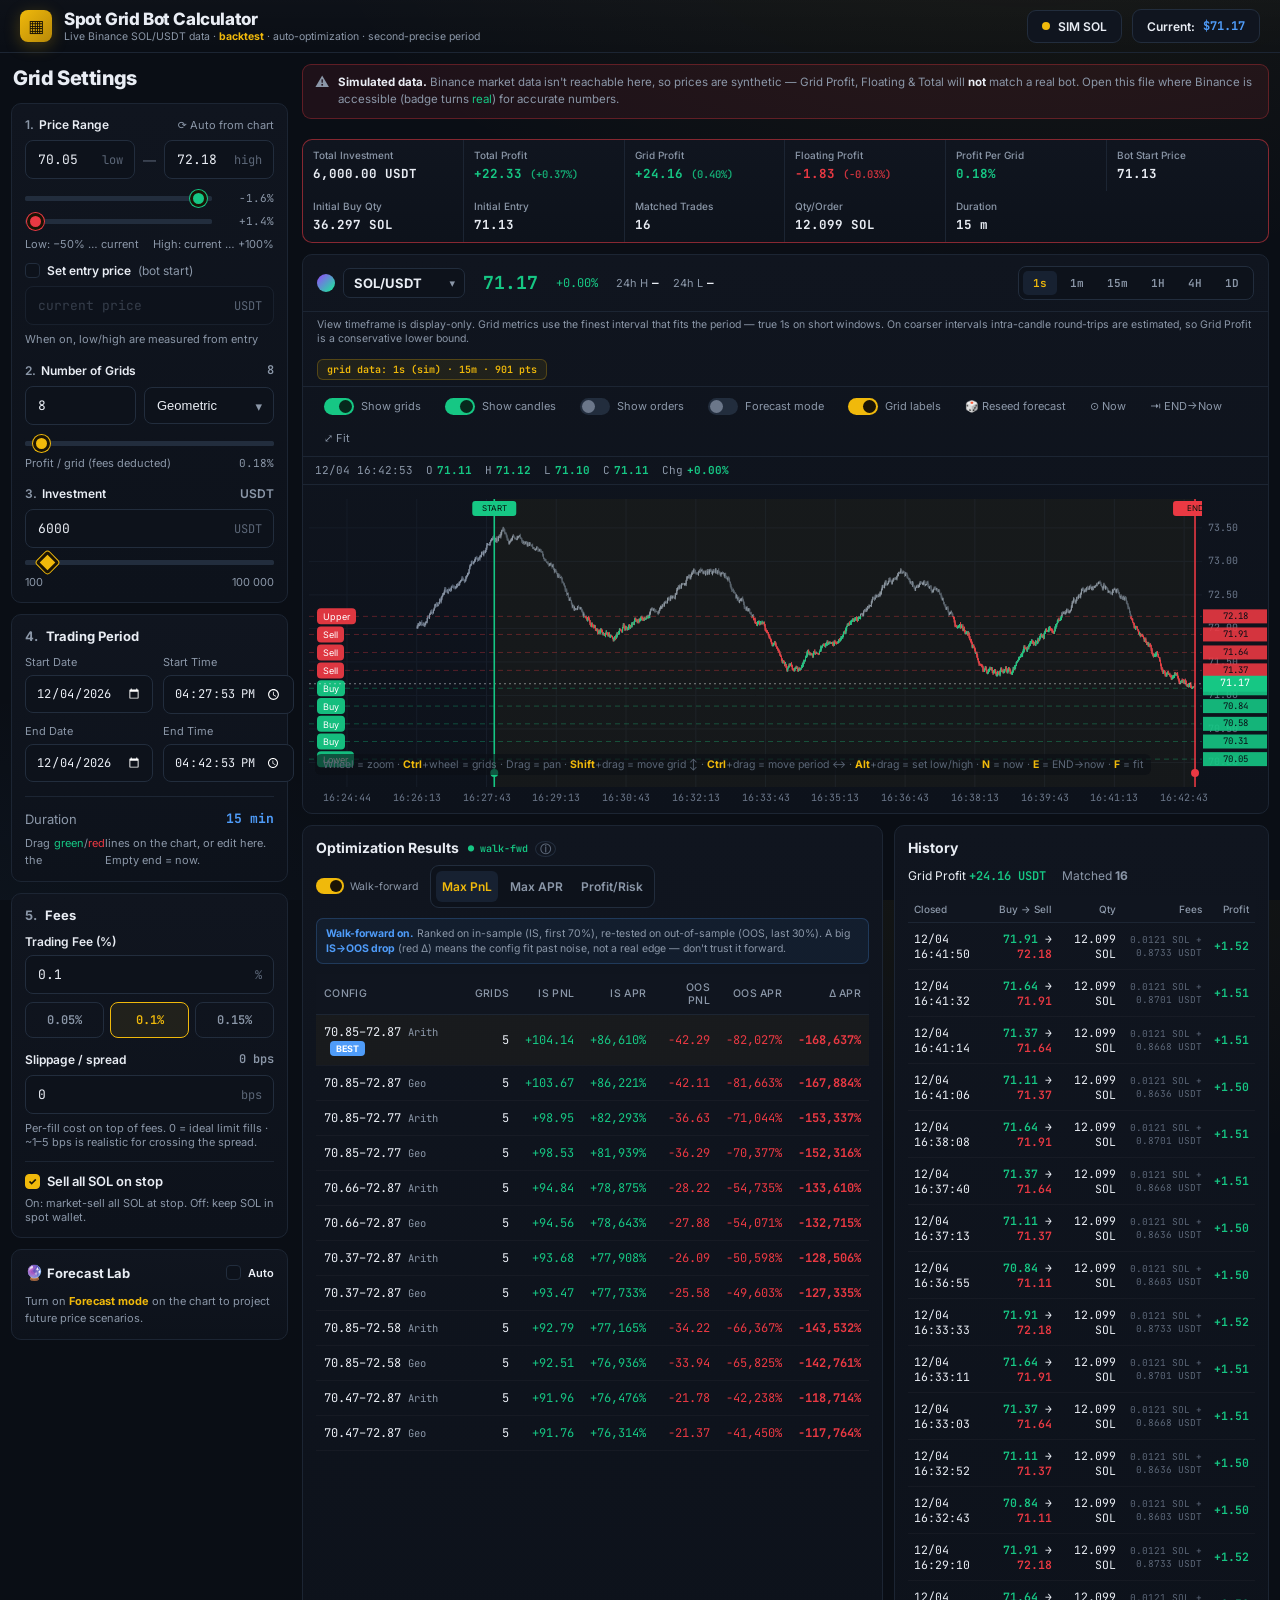
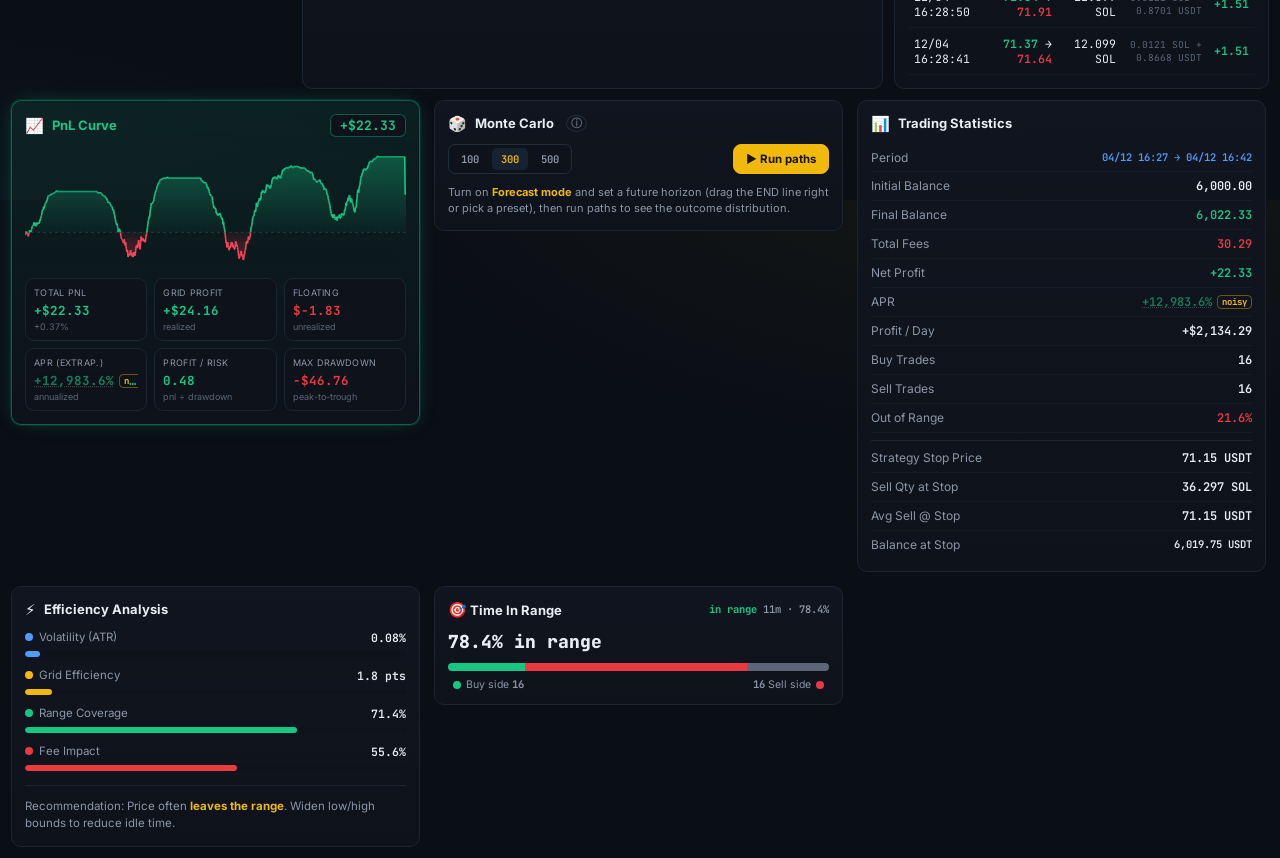
<file: grid_bot_calculator.html>
<!DOCTYPE html>
<html lang="en">
<head>
<meta charset="UTF-8">
<meta name="viewport" content="width=device-width, initial-scale=1.0">
<title>Spot Grid Bot Calculator — SOL/USDT</title>
<link rel="preconnect" href="https://fonts.googleapis.com">
<link rel="preconnect" href="https://fonts.gstatic.com" crossorigin>
<link href="https://fonts.googleapis.com/css2?family=Inter:wght@400;500;600;700;800&family=JetBrains+Mono:wght@400;500;600;700&display=swap" rel="stylesheet">
<style>
:root{
  --bg:#0a0e15;
  --bg-2:#0d121b;
  --panel:#10151f;
  --panel-2:#131a26;
  --panel-hi:#172131;
  --line:#1c2533;
  --line-2:#222d3d;
  --txt:#e9edf4;
  --txt-2:#8b97a8;
  --txt-3:#5b6677;
  --gold:#f0b90b;
  --gold-dim:#3a3008;
  --green:#16c784;
  --green-2:#0ecb81;
  --red:#ea3943;
  --red-2:#f6465d;
  --blue:#4f9cf9;
  --blue-2:#3b82f6;
  --radius:10px;
  --mono:'JetBrains Mono',ui-monospace,monospace;
}
*{box-sizing:border-box;margin:0;padding:0}
html,body{height:100%}
body{
  background:
    radial-gradient(1200px 600px at 80% -10%, rgba(240,185,11,.05), transparent 60%),
    radial-gradient(900px 500px at -5% 110%, rgba(79,156,249,.05), transparent 60%),
    var(--bg);
  color:var(--txt);
  font-family:'Inter',system-ui,sans-serif;
  font-size:13px;
  -webkit-font-smoothing:antialiased;
  overflow:hidden;
}
.mono{font-family:var(--mono);font-variant-numeric:tabular-nums}
.pos{color:var(--green)}
.neg{color:var(--red)}
.muted{color:var(--txt-2)}
button{font-family:inherit;cursor:pointer;color:var(--txt);border:none;background:none}
input{font-family:inherit;color:var(--txt)}
::-webkit-scrollbar{width:9px;height:9px}
::-webkit-scrollbar-track{background:transparent}
::-webkit-scrollbar-thumb{background:#1f2a3a;border-radius:6px}
::-webkit-scrollbar-thumb:hover{background:#2a3a4d}

/* ---------- Header ---------- */
.header{
  display:flex;align-items:center;justify-content:space-between;
  padding:9px 20px;border-bottom:1px solid var(--line);
  background:linear-gradient(180deg,rgba(255,255,255,.015),transparent);
}
.brand{display:flex;align-items:center;gap:12px}
.brand-ico{
  width:32px;height:32px;border-radius:8px;display:grid;place-items:center;
  background:linear-gradient(135deg,var(--gold),#b88908);
  color:#1a1405;font-size:17px;box-shadow:0 4px 16px rgba(240,185,11,.25)
}
.brand h1{font-size:17px;font-weight:800;letter-spacing:-.4px}
.brand p{color:var(--txt-2);font-size:10.5px;margin-top:1px}
.brand p b{color:var(--gold)}
.header-right{display:flex;align-items:center;gap:10px}
.pill{
  display:flex;align-items:center;gap:8px;padding:8px 14px;border-radius:9px;
  border:1px solid var(--line-2);background:var(--panel);font-size:12px;font-weight:600
}
.live-dot{width:8px;height:8px;border-radius:50%;background:var(--green);box-shadow:0 0 0 0 rgba(22,199,132,.6);animation:pulse 1.6s infinite}
.live-dot.sim{background:var(--gold);animation:none}
@keyframes pulse{0%{box-shadow:0 0 0 0 rgba(22,199,132,.5)}70%{box-shadow:0 0 0 7px rgba(22,199,132,0)}100%{box-shadow:0 0 0 0 rgba(22,199,132,0)}}
.pill .cur{color:var(--blue);font-family:var(--mono);font-weight:700}

/* ---------- Layout ---------- */
.app{
  display:grid;
  grid-template-columns:280px minmax(0,1fr) 344px;
  gap:11px;padding:11px;align-items:stretch;
  height:calc(100vh - 52px);overflow:hidden;
}
.col{display:flex;flex-direction:column;gap:11px;height:100%;min-height:0}
.col-left,.col-right{overflow-y:auto;overflow-x:hidden;padding-right:3px;scrollbar-width:thin}
.col-center{overflow:hidden}
.col-center>.statbar{flex:0 0 auto}
.col-center>.chart-panel{flex:1 1 auto;min-height:280px;display:flex;flex-direction:column;overflow:hidden}
.col-center>.center-grid{flex:0 0 auto;height:clamp(186px,23vh,280px);min-height:0}
@media(max-width:1280px){
  body{overflow:auto}
  .app{grid-template-columns:280px minmax(0,1fr);height:auto;overflow:visible}
  .col,.col-left,.col-right{height:auto;overflow:visible}
  .col-center>.chart-panel{height:560px}
  .col-center>.center-grid{height:auto}
  .col-right{grid-column:1/-1;display:grid;grid-template-columns:repeat(3,1fr);gap:14px;align-items:start}
}
@media(max-width:860px){.app{grid-template-columns:1fr}.col-right{grid-template-columns:1fr}}

.panel{
  background:linear-gradient(180deg,var(--panel),var(--bg-2));
  border:1px solid var(--line);border-radius:var(--radius);
  padding:13px;
}
.panel-title{display:flex;align-items:center;gap:8px;font-weight:700;font-size:13px;margin-bottom:11px}
.panel-title .ic{font-size:15px}
.section-head{font-size:20px;font-weight:800;letter-spacing:-.4px;margin:2px 0 2px 2px}

/* ---------- Form controls ---------- */
.field{margin-bottom:16px}
.field:last-child{margin-bottom:0}
.field-label{display:flex;align-items:center;justify-content:space-between;font-size:12px;font-weight:600;color:var(--txt);margin-bottom:8px}
.field-label .num{color:var(--txt-2);margin-right:5px}
.field-sub{font-size:11px;color:var(--txt-2);display:flex;justify-content:space-between;margin-top:7px}
.clear-btn{font-size:11px;color:var(--txt-2);display:flex;align-items:center;gap:4px}
.clear-btn:hover{color:var(--red)}

.inp{
  width:100%;background:var(--bg-2);border:1px solid var(--line-2);
  border-radius:8px;padding:10px 12px;font-size:13px;font-family:var(--mono);
  transition:border-color .15s,box-shadow .15s
}
.inp:focus{outline:none;border-color:var(--gold);box-shadow:0 0 0 3px rgba(240,185,11,.1)}
.inp::placeholder{color:var(--txt-3)}
.row2{display:grid;grid-template-columns:1fr auto 1fr;align-items:center;gap:8px}
.row2 .dash{color:var(--txt-3)}
.inp-suffix{position:relative}
.inp-suffix .sfx{position:absolute;right:12px;top:50%;transform:translateY(-50%);color:var(--txt-3);font-size:12px;font-family:var(--mono);pointer-events:none}

.select-wrap{position:relative}
.select-wrap select{
  width:100%;appearance:none;background:var(--bg-2);border:1px solid var(--line-2);
  border-radius:8px;padding:10px 34px 10px 12px;font-size:13px;color:var(--txt);cursor:pointer
}
.select-wrap select:focus{outline:none;border-color:var(--gold)}
.select-wrap::after{content:'▾';position:absolute;right:12px;top:50%;transform:translateY(-50%);color:var(--txt-2);pointer-events:none}

/* slider */
.slider{width:100%;-webkit-appearance:none;height:5px;border-radius:5px;background:var(--line-2);outline:none;margin-top:4px}
.slider::-webkit-slider-thumb{-webkit-appearance:none;width:17px;height:17px;border-radius:50%;background:var(--gold);cursor:pointer;border:3px solid #1a1405;box-shadow:0 0 0 1px var(--gold);margin-top:-6px}
.slider::-moz-range-thumb{width:14px;height:14px;border-radius:50%;background:var(--gold);cursor:pointer;border:3px solid #1a1405}
.slider.diamond::-webkit-slider-thumb{border-radius:3px;transform:rotate(45deg)}

/* segmented */
.seg{display:grid;grid-auto-flow:column;grid-auto-columns:1fr;gap:6px;background:var(--bg-2);padding:5px;border-radius:9px;border:1px solid var(--line-2)}
.seg button{padding:8px 6px;border-radius:6px;font-size:12px;font-weight:600;color:var(--txt-2);transition:.15s}
.seg button.on{background:var(--gold);color:#1a1405}
.seg.subtle button.on{background:var(--panel-hi);color:var(--gold)}

.fee-grid{display:grid;grid-template-columns:repeat(3,1fr);gap:6px;margin-top:8px}
.fee-grid button{padding:9px;border:1px solid var(--line-2);border-radius:8px;font-size:12px;font-weight:600;font-family:var(--mono);color:var(--txt-2)}
.fee-grid button.on{border-color:var(--gold);color:var(--gold);background:rgba(240,185,11,.08)}

/* date inputs */
.dt-grid{display:grid;grid-template-columns:1fr 1fr;gap:10px}
.dt-grid label{font-size:11px;color:var(--txt-2);display:block;margin-bottom:6px}
.dt-grid input{width:100%;background:var(--bg-2);border:1px solid var(--line-2);border-radius:8px;padding:9px 10px;font-size:12px;font-family:var(--mono);color:var(--txt);color-scheme:dark}
.dt-grid input:focus{outline:none;border-color:var(--gold)}
.duration{display:flex;justify-content:space-between;align-items:center;margin-top:14px;padding-top:13px;border-top:1px solid var(--line)}
.duration .v{color:var(--blue);font-weight:700;font-family:var(--mono)}


/* ---------- Stats bar ---------- */
.statbar{
  display:grid;grid-template-columns:repeat(11,minmax(0,1fr));
  background:linear-gradient(180deg,var(--panel),var(--bg-2));
  border:1px solid var(--line);border-radius:var(--radius);overflow:hidden;
}
.stat{padding:9px 10px;border-right:1px solid var(--line);min-width:0}
.stat:last-child{border-right:none}
.stat .k{font-size:10px;color:var(--txt-2);font-weight:500;white-space:nowrap;overflow:hidden;text-overflow:ellipsis}
.stat .v{font-size:12.5px;font-weight:700;font-family:var(--mono);margin-top:4px;white-space:nowrap;overflow:hidden;text-overflow:ellipsis}
.stat .v small{font-size:10.5px;font-weight:600;opacity:.85}
@media(max-width:1280px){.statbar{grid-template-columns:repeat(6,1fr)}.stat:nth-child(6n){border-right:none}}
@media(max-width:760px){.statbar{grid-template-columns:repeat(3,1fr)}}

/* ---------- Chart ---------- */
.chart-panel{padding:0;overflow:hidden}
.chart-top{display:flex;align-items:center;gap:18px;padding:11px 14px;border-bottom:1px solid var(--line);flex-wrap:wrap}
.sym{display:flex;align-items:center;gap:8px;font-weight:700}
.sym .ic{width:18px;height:18px;border-radius:50%;background:linear-gradient(135deg,#9945ff,#14f195);display:inline-block}
.bigprice{font-family:var(--mono);font-size:18px;font-weight:700}
.chgbox{font-family:var(--mono);font-size:12px}
.hl{display:flex;gap:14px;font-size:11px;color:var(--txt-2)}
.hl b{color:var(--txt);font-family:var(--mono);margin-left:4px}
.tf-seg{display:flex;gap:3px;margin-left:auto;background:var(--bg-2);padding:4px;border-radius:8px;border:1px solid var(--line-2)}
.tf-seg button{padding:5px 10px;border-radius:5px;font-size:11px;font-weight:600;color:var(--txt-2);font-family:var(--mono)}
.tf-seg button.on{background:var(--panel-hi);color:var(--gold)}
.chart-tools{display:flex;align-items:center;gap:6px;padding:6px 12px;border-bottom:1px solid var(--line);flex-wrap:wrap}
.toggle{display:flex;align-items:center;gap:7px;font-size:11px;color:var(--txt-2);cursor:pointer;user-select:none;padding:4px 8px;border-radius:7px;border:1px solid transparent}
.toggle:hover{background:var(--bg-2)}
.toggle input{display:none}
.tg-track{width:30px;height:17px;border-radius:10px;background:var(--line-2);position:relative;transition:.18s;flex:none}
.tg-track::after{content:'';position:absolute;width:13px;height:13px;border-radius:50%;background:#6b778a;top:2px;left:2px;transition:.18s}
.toggle input:checked+.tg-track{background:var(--gold)}
.toggle input:checked+.tg-track::after{left:15px;background:#1a1405}
.toggle.green input:checked+.tg-track{background:var(--green)}
.toggle.green input:checked+.tg-track::after{background:#06281c}
.ohlc{font-family:var(--mono);font-size:11px;color:var(--txt-2);padding:6px 12px;border-bottom:1px solid var(--line);display:flex;gap:13px;flex-wrap:wrap;min-height:28px}
.ohlc b{margin-left:4px}
.chart-host{position:relative;width:100%;flex:1 1 auto;min-height:260px;touch-action:none}
.chart-host canvas{position:absolute;inset:0;width:100%;height:100%;display:block}
.chart-hint{position:absolute;left:12px;bottom:38px;font-size:10.5px;color:var(--txt-3);background:rgba(10,14,21,.6);padding:4px 8px;border-radius:6px;pointer-events:none}
.scen-legend{position:absolute;left:10px;right:auto;top:10px;display:flex;flex-direction:column;gap:5px;font-size:10.5px}
.scen-legend.hidden{display:none}
.scen-legend div{display:flex;align-items:center;gap:6px;background:rgba(10,14,21,.55);padding:3px 8px;border-radius:6px}
.scen-legend i{width:14px;height:3px;border-radius:2px;display:inline-block}

/* ---------- Right column panels ---------- */
.kv{display:flex;justify-content:space-between;align-items:center;padding:6px 0;border-bottom:1px solid rgba(255,255,255,.035);font-size:12px}
.kv:last-child{border-bottom:none}
.kv .k{color:var(--txt-2)}
.kv .v{font-family:var(--mono);font-weight:600}

.bar-row{margin:11px 0}
.bar-row .top{display:flex;justify-content:space-between;font-size:11.5px;margin-bottom:6px}
.bar-row .top .lab{color:var(--txt-2);display:flex;align-items:center;gap:6px}
.bar-row .top .lab i{width:8px;height:8px;border-radius:50%;display:inline-block}
.bar-row .top .val{font-family:var(--mono);font-weight:600}
.bar-track{height:6px;border-radius:4px;background:var(--bg-2);overflow:hidden}
.bar-fill{height:100%;border-radius:4px;transition:width .3s}
.reco{margin-top:14px;padding-top:12px;border-top:1px solid var(--line);font-size:11.5px;color:var(--txt-2);line-height:1.55}
.reco b{color:var(--gold)}

.range-strip{margin-top:6px}
.range-strip .lab{font-size:18px;font-weight:800;font-family:var(--mono);margin-bottom:10px}
.range-bar{height:8px;border-radius:5px;display:flex;overflow:hidden}
.range-bar .g{background:var(--green)}
.range-bar .r{background:var(--red)}
.range-bar .o{background:var(--txt-3)}
.range-foot{display:flex;justify-content:space-between;font-size:10.5px;color:var(--txt-2);margin-top:6px}

.mini-grid{display:grid;grid-template-columns:repeat(3,minmax(0,1fr));gap:7px;margin-top:12px}
.mini-cell{background:var(--bg-2);border:1px solid var(--line);border-radius:9px;padding:8px 8px;min-width:0;overflow:hidden}
.mini-cell .k{font-size:9px;color:var(--txt-2);text-transform:uppercase;letter-spacing:.3px;white-space:nowrap;overflow:hidden;text-overflow:ellipsis}
.mini-cell .v{font-size:12.5px;font-weight:700;font-family:var(--mono);margin-top:4px;white-space:nowrap;overflow:hidden;text-overflow:ellipsis;font-variant-numeric:tabular-nums}
.mini-cell .s{font-size:9px;color:var(--txt-3);margin-top:2px;white-space:nowrap;overflow:hidden;text-overflow:ellipsis}

/* ---------- Optimization table ---------- */
.opt-head{display:flex;align-items:center;justify-content:space-between;margin-bottom:12px;flex-wrap:wrap;gap:8px}
.opt-head h3{font-size:14px;font-weight:700}
table.opt{width:100%;border-collapse:collapse;font-size:12px}
table.opt th{text-align:right;color:var(--txt-2);font-weight:500;font-size:10.5px;padding:7px 8px;border-bottom:1px solid var(--line);text-transform:uppercase;letter-spacing:.3px;position:sticky;top:0;background:var(--panel);z-index:2}
table.opt th:first-child{text-align:left}
table.opt td{text-align:right;padding:9px 8px;border-bottom:1px solid rgba(255,255,255,.03);font-family:var(--mono)}
table.opt td:first-child{text-align:left}
table.opt tr{cursor:pointer;transition:background .12s}
table.opt tbody tr:hover{background:var(--panel-hi)}
table.opt tr.best{background:rgba(240,185,11,.04)}
.tag-best{display:inline-block;font-size:9px;font-weight:700;background:var(--blue);color:#fff;padding:2px 6px;border-radius:4px;margin-left:6px;font-family:'Inter'}
.cfg-mode{color:var(--txt-2);font-size:10.5px}

/* history */
.hist-head{display:flex;gap:16px;align-items:center;font-size:12px;margin-bottom:12px}
.hist-head .gp{color:var(--green);font-weight:600;font-family:var(--mono)}
.hist-list{max-height:230px;overflow:auto}
table.hist{width:100%;border-collapse:collapse;font-size:11.5px}
table.hist th{text-align:right;color:var(--txt-2);font-weight:500;font-size:10px;padding:7px 6px;border-bottom:1px solid var(--line);position:sticky;top:0;background:var(--panel);z-index:2}
table.hist th:first-child{text-align:left}
table.hist td{text-align:right;padding:8px 6px;border-bottom:1px solid rgba(255,255,255,.03);font-family:var(--mono)}
table.hist td:first-child{text-align:left}
.side-buy{color:var(--green);font-weight:600}
.side-sell{color:var(--red);font-weight:600}

.center-grid{display:grid;grid-template-columns:1.55fr 1fr;gap:11px;align-items:stretch;height:100%;min-height:0}
@media(max-width:1100px){.center-grid{grid-template-columns:1fr}}

.spark{width:100%;height:100%;display:block}
.empty{color:var(--txt-3);font-size:12px;text-align:center;padding:24px}
.flash{animation:flash .5s}
@keyframes flash{0%{color:var(--gold)}100%{}}

/* ---- dual price-range sliders ---- */
.range-slider-block{margin-top:12px}
.rs-row{display:flex;align-items:center;gap:10px;margin-bottom:9px}
.rs-row .slider{margin-top:0}
.rs-row .slider.sl-low::-webkit-slider-thumb{background:var(--green);box-shadow:0 0 0 1px var(--green)}
.rs-row .slider.sl-low::-moz-range-thumb{background:var(--green)}
.rs-row .slider.sl-high::-webkit-slider-thumb{background:var(--red);box-shadow:0 0 0 1px var(--red)}
.rs-row .slider.sl-high::-moz-range-thumb{background:var(--red)}
.rs-tag{font-family:var(--mono);font-size:11px;min-width:52px;text-align:right;color:var(--txt-2)}

/* ---- chart sub note + grid-data badge ---- */
.chart-subnote{display:flex;align-items:center;justify-content:space-between;gap:12px;padding:6px 14px;border-bottom:1px solid var(--line);font-size:10.5px;flex-wrap:wrap}
.chart-subnote .muted{line-height:1.4}
.grid-data-badge{font-family:var(--mono);font-size:10px;font-weight:600;color:var(--gold);background:rgba(240,185,11,.08);border:1px solid rgba(240,185,11,.25);padding:3px 9px;border-radius:6px;white-space:nowrap;flex:none}
.sim-warn{display:flex;gap:9px;align-items:flex-start;margin-bottom:9px;padding:9px 12px;border-radius:9px;
  background:rgba(234,57,67,.09);border:1px solid rgba(234,57,67,.32);color:var(--txt-2);font-size:11.5px;line-height:1.5}
.sim-warn .sw-ic{font-size:14px;line-height:1.2;flex:none}
.sim-warn b{color:var(--txt)}
.grid-data-badge.sim{color:var(--gold);border-color:rgba(240,185,11,.25)}
.grid-data-badge.loading{color:var(--blue);border-color:rgba(79,156,249,.3);background:rgba(79,156,249,.08)}

/* ---- optimization auto badge + equal-height panels ---- */
.auto-badge{font-size:10px;font-weight:600;color:var(--green);margin-left:6px;font-family:var(--mono);vertical-align:middle}
.auto-badge.busy{color:var(--gold)}
.eqpanel{display:flex;flex-direction:column;min-height:0;overflow:hidden}
.eqpanel .opt-head{flex:0 0 auto}
.eqpanel .hist-head{flex:0 0 auto}
.opt-scroll{flex:1 1 auto;overflow:auto;min-height:0;scrollbar-width:thin}
.eqpanel .hist-list{flex:1 1 auto;max-height:none;min-height:0;overflow:auto;scrollbar-width:thin}

/* ---- time in range hoverable bar ---- */
.range-strip{position:relative}
.range-bar{cursor:default}
.range-bar>div{transition:filter .12s}
.range-bar>div:hover{filter:brightness(1.35)}
.tir-info{font-family:var(--mono);font-size:10.5px;color:var(--txt-2);font-weight:600;white-space:nowrap;text-align:right}
.tir-info b{font-weight:700;color:var(--txt)}
.tir-info b.g{color:var(--green)} .tir-info b.r{color:var(--red)} .tir-info b.o{color:var(--txt-3)}
.tir-info.active{color:var(--txt)}
.range-foot .dot{width:8px;height:8px;border-radius:50%;display:inline-block;vertical-align:middle;margin:0 5px}
.range-foot .dot.g{background:var(--green)}
.range-foot .dot.r{background:var(--red)}

/* ---- PnL spark wrapper (fixes overlap) ---- */
.pnl-spark{position:relative;width:100%;height:118px;overflow:hidden;border-radius:8px}
.pnl-panel{transition:background .25s,border-color .25s,box-shadow .25s}
.pnl-panel.pos{border-color:rgba(22,199,132,.4);background:linear-gradient(180deg,rgba(22,199,132,.10),var(--bg-2));box-shadow:0 0 0 1px rgba(22,199,132,.12),0 0 22px -8px rgba(22,199,132,.45)}
.pnl-panel.neg{border-color:rgba(234,57,67,.4);background:linear-gradient(180deg,rgba(234,57,67,.10),var(--bg-2));box-shadow:0 0 0 1px rgba(234,57,67,.12),0 0 22px -8px rgba(234,57,67,.45)}
.spark-val{margin-left:auto;font-family:var(--mono);font-weight:700;font-size:13px;padding:2px 9px;border-radius:6px;background:var(--bg-2);border:1px solid var(--line-2);color:var(--txt-2);min-width:74px;text-align:right}
.spark-val.pos{color:var(--green);border-color:rgba(22,199,132,.4)}
.spark-val.neg{color:var(--red);border-color:rgba(234,57,67,.4)}

/* ---- coin selector ---- */
.coin-sel{display:flex;align-items:center;gap:8px}
.coin-sel .ic{width:18px;height:18px;border-radius:50%;background:linear-gradient(135deg,#9945ff,#14f195);display:inline-block;flex:none}
.select-wrap.sm select{padding:6px 30px 6px 10px;font-size:13px;font-weight:700;font-family:'Inter';border-radius:7px}
.select-wrap.sm::after{right:10px;font-size:11px}

/* ---- selectable scenario legend ---- */
.scen-legend{position:absolute;left:10px;right:auto;top:10px;display:flex;flex-direction:column;gap:5px;font-size:10.5px;align-items:stretch;background:rgba(8,12,19,.72);padding:8px;border-radius:9px;border:1px solid var(--line-2);backdrop-filter:blur(3px)}
.scen-legend.hidden{display:none}
.scen-title{color:var(--txt-2);font-size:9.5px;margin-bottom:2px;max-width:160px;line-height:1.3}
.scen-opt{display:flex;align-items:center;gap:7px;padding:5px 9px;border-radius:6px;font-size:10.5px;color:var(--txt-2);border:1px solid transparent;text-align:left;transition:.12s}
.scen-opt:hover{background:rgba(255,255,255,.05)}
.scen-opt i{width:14px;height:3px;border-radius:2px;display:inline-block;flex:none}
.scen-opt.on{background:var(--panel-hi);color:var(--txt);border-color:var(--line-2);font-weight:600}
.scen-none{color:var(--txt-3);font-size:10px;margin-top:1px}

/* ---- forecast lab panel ---- */
.fc-state{font-size:11px;color:var(--txt-2);line-height:1.5}
.fc-state b{color:var(--gold)}
.fc-panel.active .fc-state{display:none}
.fc-body{display:none}
.fc-panel.active .fc-body{display:block}
.fc-presets button{padding:7px 4px;font-family:var(--mono)}
.fc-sel-row{display:flex;align-items:center;justify-content:space-between;margin-top:14px;padding-top:12px;border-top:1px solid var(--line);font-size:11.5px}
.fc-sel-row .muted{color:var(--txt-2)}
.fc-sel-badge{font-family:'Inter';font-weight:700;font-size:11px;padding:3px 10px;border-radius:6px}
.fc-sel-badge.none{color:var(--txt-3);background:var(--bg-2);border:1px solid var(--line-2)}
.fc-sel-badge.optimistic{color:#06281c;background:var(--green)}
.fc-sel-badge.neutral{color:#06182e;background:var(--blue)}
.fc-sel-badge.bearish{color:#2a0608;background:var(--red)}
.fc-reseed{width:100%;margin-top:12px;padding:9px;border-radius:8px;font-size:12px;font-weight:600;color:var(--txt-2);border:1px solid var(--line-2);background:var(--bg-2)}
.fc-reseed:hover{color:var(--txt);border-color:var(--gold)}

/* ---- mini checkbox (entry enable) ---- */
.mini-check{display:flex;align-items:center;gap:7px;cursor:pointer;user-select:none;font-weight:600}
.mini-check input{display:none}
.mc-box{width:15px;height:15px;border-radius:4px;border:1px solid var(--line-2);background:var(--bg-2);flex:none;position:relative;transition:.15s}
.mini-check input:checked+.mc-box{background:var(--gold);border-color:var(--gold)}
.mini-check input:checked+.mc-box::after{content:'✓';position:absolute;inset:0;display:grid;place-items:center;color:#1a1405;font-size:10px;font-weight:800}
.inp:disabled{opacity:.5;cursor:not-allowed}

/* ---- order hover tooltip ---- */
.order-tip{position:absolute;z-index:30;pointer-events:none;display:none;min-width:150px;
  background:rgba(13,18,28,.93);border:1px solid var(--line-2);border-radius:8px;padding:8px 10px;
  box-shadow:0 8px 24px rgba(0,0,0,.5);backdrop-filter:blur(6px);font-size:11px;line-height:1.5}
.order-tip.show{display:block}
.order-tip .ot-h{font-weight:700;font-size:11px;margin-bottom:4px;display:flex;align-items:center;gap:6px}
.order-tip .ot-h .dot{width:8px;height:8px;border-radius:50%}
.order-tip .ot-r{display:flex;justify-content:space-between;gap:14px;color:var(--txt-2)}
.order-tip .ot-r b{color:var(--txt);font-family:var(--mono);font-weight:600}
.kv.st-sep{margin-top:7px;padding-top:9px;border-top:1px solid var(--line)}
.opt-info{cursor:help;color:var(--txt-3);font-size:11px;margin-left:4px;border:1px solid var(--line-2);border-radius:50%;padding:0 4px;font-weight:600}
.opt-info:hover{color:var(--gold);border-color:var(--gold)}

/* ---- dark themed scrollbars for inner panels ---- */
.opt-scroll,.eqpanel .hist-list,.col-left,.col-right{scrollbar-width:thin;scrollbar-color:#2a3a4d transparent}
.opt-scroll::-webkit-scrollbar,.eqpanel .hist-list::-webkit-scrollbar{width:8px;height:8px}
.opt-scroll::-webkit-scrollbar-track,.eqpanel .hist-list::-webkit-scrollbar-track{background:transparent}
.opt-scroll::-webkit-scrollbar-thumb,.eqpanel .hist-list::-webkit-scrollbar-thumb{background:#243042;border-radius:6px;border:2px solid var(--panel)}
.opt-scroll::-webkit-scrollbar-thumb:hover,.eqpanel .hist-list::-webkit-scrollbar-thumb:hover{background:#2f3f54}

/* ---- themed slider track (cross-browser) ---- */
.slider::-webkit-slider-runnable-track{height:5px;border-radius:5px;background:var(--line-2)}
.slider::-moz-range-track{height:5px;border-radius:5px;background:var(--line-2)}
.slider::-moz-range-progress{height:5px;border-radius:5px;background:rgba(240,185,11,.5)}
.rs-row .slider.sl-low::-moz-range-progress{background:rgba(22,199,132,.5)}
.rs-row .slider.sl-high::-moz-range-progress{background:rgba(234,57,67,.5)}

/* ===== reworked: honesty + walk-forward + monte carlo ===== */
.unreliable{opacity:.6;text-decoration:underline dotted rgba(255,255,255,.35);cursor:help}
.apr-warn{font-size:9px;font-weight:700;color:var(--gold);margin-left:5px;border:1px solid rgba(240,185,11,.4);border-radius:4px;padding:0 4px;vertical-align:middle;cursor:help}
.statbar.simdata{border-color:rgba(234,57,67,.55);animation:simpulse 2s infinite}
@keyframes simpulse{0%,100%{box-shadow:0 0 0 1px rgba(234,57,67,.22),0 0 16px -8px rgba(234,57,67,.4)}50%{box-shadow:0 0 0 1px rgba(234,57,67,.5),0 0 26px -6px rgba(234,57,67,.7)}}
.coarse-note{font-family:var(--mono);font-size:10px;font-weight:600;color:var(--gold);background:rgba(240,185,11,.06);border:1px solid rgba(240,185,11,.22);padding:3px 9px;border-radius:6px;white-space:nowrap;flex:none}
.coarse-note.hidden{display:none}

/* walk-forward toggle + optimizer note */
.wf-toggle{display:flex;align-items:center;gap:6px;font-size:10.5px;color:var(--txt-2);cursor:pointer;user-select:none}
.wf-toggle input{display:none}
.wf-toggle .tg-track{width:28px;height:16px;border-radius:9px;background:var(--line-2);position:relative;transition:.18s;flex:none}
.wf-toggle .tg-track::after{content:'';position:absolute;width:12px;height:12px;border-radius:50%;background:#6b778a;top:2px;left:2px;transition:.18s}
.wf-toggle input:checked+.tg-track{background:var(--gold)}
.wf-toggle input:checked+.tg-track::after{left:14px;background:#1a1405}
.opt-note{font-size:10.5px;color:var(--txt-2);line-height:1.45;margin:-2px 0 10px;padding:7px 9px;border-radius:7px;background:rgba(79,156,249,.07);border:1px solid rgba(79,156,249,.22)}
.opt-note b{color:var(--blue)}
table.opt td.delta.bad{color:var(--red);font-weight:700}
table.opt td.delta.ok{color:var(--green)}
table.opt td.muted{color:var(--txt-3)}

/* monte carlo panel */
.mc-head{display:flex;align-items:center;justify-content:space-between;gap:8px;flex-wrap:wrap;margin-bottom:10px}
.mc-run{padding:7px 12px;border-radius:8px;font-size:11.5px;font-weight:700;background:var(--gold);color:#1a1405;border:1px solid var(--gold)}
.mc-run:hover{filter:brightness(1.08)}
.mc-run:disabled{opacity:.5;cursor:wait}
.mc-n{display:flex;gap:4px;background:var(--bg-2);padding:3px;border-radius:7px;border:1px solid var(--line-2)}
.mc-n button{padding:4px 9px;border-radius:5px;font-size:10.5px;font-weight:600;font-family:var(--mono);color:var(--txt-2)}
.mc-n button.on{background:var(--panel-hi);color:var(--gold)}
.mc-state{font-size:11px;color:var(--txt-2);line-height:1.5}
.mc-state b{color:var(--gold)}
.mc-stale{font-size:10px;color:var(--gold);margin-left:6px;font-weight:600}
.mc-grid3{display:grid;grid-template-columns:repeat(3,1fr);gap:7px}
.mc-cell{background:var(--bg-2);border:1px solid var(--line);border-radius:9px;padding:9px 6px;text-align:center;min-width:0;overflow:hidden}
.mc-cell .k{font-size:9px;color:var(--txt-2);text-transform:uppercase;letter-spacing:.3px;white-space:nowrap}
.mc-cell .v{font-size:13.5px;font-weight:700;font-family:var(--mono);margin-top:4px;white-space:nowrap;overflow:hidden;text-overflow:ellipsis}
.mc-cell.p5 .v{color:var(--red)} .mc-cell.p50 .v{color:var(--txt)} .mc-cell.p95 .v{color:var(--green)}
.mc-row2{display:flex;justify-content:space-between;gap:10px;margin-top:10px;font-size:11.5px}
.mc-row2 .it{display:flex;flex-direction:column;gap:2px;min-width:0}
.mc-row2 .it .k{color:var(--txt-2);font-size:10px}
.mc-row2 .it .v{font-family:var(--mono);font-weight:700}
.mc-hist{width:100%;height:64px;margin-top:11px;display:block}
.mc-foot{font-size:10px;color:var(--txt-3);line-height:1.45;margin-top:9px}
</style>
</head>
<body>

<header class="header">
  <div class="brand">
    <div class="brand-ico">▦</div>
    <div>
      <h1>Spot Grid Bot Calculator</h1>
      <p>Live Binance SOL/USDT data · <b>backtest</b> · auto-optimization · second-precise period</p>
    </div>
  </div>
  <div class="header-right">
    <div class="pill"><span class="live-dot" id="liveDot"></span><span id="liveText">CONNECTING…</span></div>
    <div class="pill">Current: <span class="cur" id="curPriceHdr">—</span></div>
  </div>
</header>

<div class="app">

  <!-- ============ LEFT COLUMN ============ -->
  <div class="col col-left">
    <div class="section-head">Grid Settings</div>

    <div class="panel">
      <!-- Price range -->
      <div class="field">
        <div class="field-label"><span><span class="num">1.</span>Price Range</span>
          <button class="clear-btn" id="autoRange">⟳ Auto from chart</button>
        </div>
        <div class="row2">
          <div class="inp-suffix"><input class="inp" id="lower" type="number" step="0.01" value="71"><span class="sfx">low</span></div>
          <span class="dash">—</span>
          <div class="inp-suffix"><input class="inp" id="upper" type="number" step="0.01" value="73"><span class="sfx">high</span></div>
        </div>
        <div class="range-slider-block">
          <div class="rs-row">
            <input type="range" class="slider sl-low" id="lowerSlider" min="0" max="100" step="0.1" value="50">
            <span class="rs-tag" id="lowerPct">−0%</span>
          </div>
          <div class="rs-row">
            <input type="range" class="slider sl-high" id="upperSlider" min="0" max="100" step="0.1" value="0">
            <span class="rs-tag" id="upperPct">+0%</span>
          </div>
          <div class="field-sub"><span>Low: −50% … current</span><span>High: current … +100%</span></div>
        </div>
        <div style="margin-top:12px">
          <div class="field-label"><label class="mini-check"><input type="checkbox" id="entryEnabled"><span class="mc-box"></span>Set entry price <span class="muted" style="font-weight:400">(bot start)</span></label></div>
          <div class="inp-suffix"><input class="inp" id="entry" type="number" step="0.01" placeholder="current price" disabled><span class="sfx">USDT</span></div>
          <div class="field-sub"><span>When on, low/high are measured from entry</span></div>
        </div>
      </div>

      <!-- grids -->
      <div class="field">
        <div class="field-label"><span><span class="num">2.</span>Number of Grids</span><span class="muted mono" id="gridsVal">8</span></div>
        <div class="row2" style="grid-template-columns:1fr 130px;margin-bottom:8px">
          <input class="inp" id="grids" type="number" min="2" max="170" value="8">
          <div class="select-wrap"><select id="mode"><option value="geometric">Geometric</option><option value="arithmetic">Arithmetic</option></select></div>
        </div>
        <input type="range" class="slider" id="gridsSlider" min="2" max="170" value="8">
        <div class="field-sub"><span>Profit / grid (fees deducted)</span><span class="mono" id="profitPerGrid">0.14%</span></div>
      </div>

      <!-- investment -->
      <div class="field">
        <div class="field-label"><span><span class="num">3.</span>Investment</span><span class="muted">USDT</span></div>
        <div class="inp-suffix"><input class="inp" id="invest" type="number" step="100" value="6000"><span class="sfx">USDT</span></div>
        <input type="range" class="slider diamond" id="investSlider" min="100" max="100000" step="100" value="6000" style="margin-top:12px">
        <div class="field-sub"><span>100</span><span>100 000</span></div>
      </div>
    </div>

    <!-- trading period -->
    <div class="panel">
      <div class="panel-title"><span class="num muted">4.</span> Trading Period</div>
      <div class="dt-grid">
        <div><label>Start Date</label><input id="startDate" type="date"></div>
        <div><label>Start Time</label><input id="startTime" type="time" step="1"></div>
        <div><label>End Date</label><input id="endDate" type="date"></div>
        <div><label>End Time</label><input id="endTime" type="time" step="1"></div>
      </div>
      <div class="duration"><span class="muted">Duration</span><span class="v" id="durationVal">—</span></div>
      <div class="field-sub" style="margin-top:8px;line-height:1.5">Drag the <span style="color:var(--green)">green</span>/<span style="color:var(--red)">red</span> lines on the chart, or edit here. Empty end = now.</div>
    </div>

    <!-- fees -->
    <div class="panel">
      <div class="panel-title"><span class="num muted">5.</span> Fees</div>
      <div class="field-label" style="margin-bottom:6px">Trading Fee (%)</div>
      <div class="inp-suffix"><input class="inp" id="fee" type="number" step="0.01" value="0.1"><span class="sfx">%</span></div>
      <div class="fee-grid">
        <button data-fee="0.05">0.05%</button>
        <button data-fee="0.1" class="on">0.1%</button>
        <button data-fee="0.15">0.15%</button>
      </div>
      <div class="field" style="margin-top:13px;margin-bottom:0">
        <div class="field-label"><span>Slippage / spread</span><span class="muted mono" id="slipVal">0 bps</span></div>
        <div class="inp-suffix"><input class="inp" id="slip" type="number" step="1" min="0" value="0"><span class="sfx">bps</span></div>
        <div class="field-sub"><span>Per-fill cost on top of fees. 0 = ideal limit fills · ~1–5 bps is realistic for crossing the spread.</span></div>
      </div>
      <div style="margin-top:12px;padding-top:11px;border-top:1px solid var(--line)">
        <label class="mini-check"><input type="checkbox" id="sellAllStop" checked><span class="mc-box"></span>Sell all SOL on stop</label>
        <div class="field-sub"><span>On: market-sell all SOL at stop. Off: keep SOL in spot wallet.</span></div>
      </div>
    </div>

    <!-- forecast lab -->
    <div class="panel fc-panel">
      <div class="panel-title" style="display:flex;justify-content:space-between;align-items:center">
        <span><span class="ic">🔮</span> Forecast Lab</span>
        <label class="mini-check" style="font-size:11px;font-weight:600"><input type="checkbox" id="fcAuto"><span class="mc-box"></span>Auto</label>
      </div>
      <div class="fc-state" id="fcState">Turn on <b>Forecast mode</b> on the chart to project future price scenarios.</div>
      <div class="fc-body" id="fcBody">
        <div class="field-label" style="margin-bottom:7px">Projection horizon</div>
        <div class="seg subtle fc-presets" id="fcPresets" style="grid-auto-columns:1fr">
          <button data-h="3600">1H</button>
          <button data-h="86400" class="on">1D</button>
          <button data-h="604800">1W</button>
          <button data-h="2592000">1M</button>
          <button data-h="7776000">3M</button>
        </div>
        <div class="field-sub" style="margin-top:7px"><span>Or drag the <b style="color:var(--red)">END</b> line right into the future</span></div>

        <div class="fc-auto-note" id="fcAutoNote" style="display:none;margin-top:14px;padding:9px 11px;border-radius:8px;background:rgba(79,156,249,.08);border:1px solid rgba(79,156,249,.28);font-size:11px;line-height:1.5;color:var(--txt-2)">
          <b style="color:var(--blue)">Auto mode.</b> Scenarios are derived from the last 6 months of real volatility &amp; drift. <span id="fcAutoStats" class="mono"></span>
        </div>

        <div id="fcManual">
          <div class="field" style="margin-top:16px">
            <div class="field-label"><span>Volatility ×</span><span class="muted mono" id="fcVolVal">1.0×</span></div>
            <input type="range" class="slider" id="fcVol" min="0.1" max="1.5" step="0.1" value="1">
          </div>
          <div class="field">
            <div class="field-label"><span>Scenario spread</span><span class="muted mono" id="fcSpreadVal">5%</span></div>
            <input type="range" class="slider" id="fcSpread" min="1" max="10" step="1" value="5">
            <div class="field-sub"><span>how far optimistic/bearish diverge</span></div>
          </div>
          <div class="field" style="margin-bottom:6px">
            <div class="field-label"><span>Momentum / choppiness</span><span class="muted mono" id="fcTrendVal">0.5</span></div>
            <input type="range" class="slider" id="fcTrend" min="0" max="1" step="0.05" value="0.5">
            <div class="field-sub"><span>0 = jagged random walk · 1 = smooth trending moves</span></div>
          </div>
        </div>

        <div class="fc-sel-row">
          <span class="muted">Active scenario</span>
          <span class="fc-sel-badge none" id="fcSelBadge">None</span>
        </div>
        <button class="fc-reseed" id="reseed2">🎲 Reseed paths</button>
        <div class="field-sub" style="margin-top:9px;line-height:1.5">Select one scenario (on the chart or in its legend) to include the projected move in grid metrics. With none selected, only real data counts.</div>
      </div>
    </div>

  </div>

  <!-- ============ CENTER COLUMN ============ -->
  <div class="col col-center">

    <div class="sim-warn" id="simWarn" style="display:none">
      <span class="sw-ic">⚠️</span>
      <span><b>Simulated data.</b> Binance market data isn't reachable here, so prices are synthetic — Grid Profit, Floating &amp; Total will <b>not</b> match a real bot. Open this file where Binance is accessible (badge turns <span style="color:var(--green)">real</span>) for accurate numbers.</span>
    </div>

    <div class="statbar" id="statbar"></div>

    <div class="panel chart-panel">
      <div class="chart-top">
        <div class="coin-sel">
          <span class="ic" id="coinIco"></span>
          <div class="select-wrap sm">
            <select id="coinSelect">
              <option value="BTCUSDT">BTC/USDT</option>
              <option value="ETHUSDT">ETH/USDT</option>
              <option value="BNBUSDT">BNB/USDT</option>
              <option value="SOLUSDT" selected>SOL/USDT</option>
              <option value="XRPUSDT">XRP/USDT</option>
              <option value="ADAUSDT">ADA/USDT</option>
              <option value="DOGEUSDT">DOGE/USDT</option>
              <option value="TRXUSDT">TRX/USDT</option>
              <option value="AVAXUSDT">AVAX/USDT</option>
              <option value="LINKUSDT">LINK/USDT</option>
            </select>
          </div>
        </div>
        <div class="bigprice" id="bigPrice">—</div>
        <div class="chgbox" id="chgBox">—</div>
        <div class="hl">
          <span>24h H<b id="h24">—</b></span>
          <span>24h L<b id="l24">—</b></span>
        </div>
        <div class="tf-seg" id="tfSeg">
          <button data-tf="1s" class="on">1s</button>
          <button data-tf="1m">1m</button>
          <button data-tf="15m">15m</button>
          <button data-tf="1h">1H</button>
          <button data-tf="4h">4H</button>
          <button data-tf="1d">1D</button>
        </div>
      </div>
      <div class="chart-subnote">
        <span class="muted">View timeframe is display-only. Grid metrics use the finest interval that fits the period — true 1s on short windows. On coarser intervals intra-candle round-trips are estimated, so Grid Profit is a conservative lower bound.</span>
        <span class="coarse-note hidden" id="coarseNote">⚠ fills estimated (coarse interval)</span>
        <span class="grid-data-badge" id="gridDataBadge">grid data: —</span>
      </div>
      <div class="chart-tools">
        <label class="toggle green"><input type="checkbox" id="tgGrids" checked><span class="tg-track"></span>Show grids</label>
        <label class="toggle green"><input type="checkbox" id="tgCandles" checked><span class="tg-track"></span>Show candles</label>
        <label class="toggle"><input type="checkbox" id="tgOrders"><span class="tg-track"></span>Show orders</label>
        <label class="toggle"><input type="checkbox" id="tgForecast"><span class="tg-track"></span>Forecast mode</label>
        <label class="toggle"><input type="checkbox" id="tgLabels" checked><span class="tg-track"></span>Grid labels</label>
        <button class="toggle" id="reseed" title="Regenerate forecast paths">🎲 Reseed forecast</button>
        <button class="toggle" id="nowBtn" title="Jump back to the current price (hotkey: N)">⊙ Now</button>
        <button class="toggle" id="endNowBtn" title="Move the END line to the current moment (hotkey: E)">⇥ END→Now</button>
        <button class="toggle" id="fitBtn" title="Reset zoom & pan">⤢ Fit</button>
      </div>
      <div class="ohlc" id="ohlc"></div>
      <div class="chart-host" id="chartHost">
        <canvas id="cv"></canvas>
        <div class="order-tip" id="orderTip"></div>
        <div class="scen-legend hidden" id="scenLegend">
          <div class="scen-title">Pick a scenario to include in metrics:</div>
          <button class="scen-opt" data-scen="optimistic"><i style="background:var(--green)"></i>Optimistic</button>
          <button class="scen-opt" data-scen="neutral"><i style="background:var(--blue)"></i>Neutral / flat</button>
          <button class="scen-opt" data-scen="bearish"><i style="background:var(--red)"></i>Bearish</button>
          <button class="scen-opt scen-none on" data-scen="none">✕ None (real data only)</button>
        </div>
        <div class="chart-hint">Wheel = zoom · <b style="color:var(--gold)">Ctrl</b>+wheel = grids · Drag = pan · <b style="color:var(--gold)">Shift</b>+drag = move grid ↕ · <b style="color:var(--gold)">Ctrl</b>+drag = move period ↔ · <b style="color:var(--gold)">Alt</b>+drag = set low/high · <b style="color:var(--gold)">N</b> = now · <b style="color:var(--gold)">E</b> = END→now · <b style="color:var(--gold)">F</b> = fit</div>
      </div>
    </div>

    <div class="center-grid">
      <!-- optimization results -->
      <div class="panel eqpanel">
        <div class="opt-head">
          <h3>Optimization Results <span class="auto-badge" id="optAutoBadge">● auto</span>
            <span class="opt-info" title="Scans many candidate grids (low/high ranges, grid counts, Geometric/Arithmetic) and backtests each on the SAME real data with YOUR investment, fee and slippage. With walk-forward on, candidates are ranked on the in-sample (first 70%) slice and re-tested on the held-out out-of-sample (last 30%) slice. Click any row to apply that config.">ⓘ</span>
          </h3>
          <div style="display:flex;align-items:center;gap:12px;flex-wrap:wrap">
            <label class="wf-toggle" title="Rank on the first 70%, validate on the held-out last 30%"><input type="checkbox" id="wfToggle" checked><span class="tg-track"></span>Walk-forward</label>
            <div class="seg subtle" id="optSort" style="grid-auto-columns:max-content">
              <button data-sort="total" class="on">Max PnL</button>
              <button data-sort="apr">Max APR</button>
              <button data-sort="risk">Profit/Risk</button>
            </div>
          </div>
        </div>
        <div class="opt-note" id="optNote"><b>Walk-forward on.</b> Ranked on in-sample (IS, first 70%), re-tested on out-of-sample (OOS, last 30%). A big <b>IS→OOS drop</b> (red Δ) means the config fit past noise, not a real edge — don't trust it forward.</div>
        <div class="opt-scroll">
        <table class="opt">
          <thead><tr><th>Config</th><th>Grids</th><th>IS PnL</th><th>IS APR</th><th>OOS PnL</th><th>OOS APR</th><th>Δ APR</th></tr></thead>
          <tbody id="optBody"><tr><td colspan="7" class="empty">Computing…</td></tr></tbody>
        </table>
        </div>
      </div>
      <!-- history -->
      <div class="panel eqpanel">
        <div class="opt-head"><h3>History</h3></div>
        <div class="hist-head">
          <span>Grid Profit <span class="gp" id="histGP">0.00 USDT</span></span>
          <span class="muted">Matched <b id="histMatched">0</b></span>
        </div>
        <div class="hist-list">
          <table class="hist">
            <thead><tr><th>Closed</th><th>Buy → Sell</th><th>Qty</th><th>Fees</th><th>Profit</th></tr></thead>
            <tbody id="histBody"><tr><td colspan="5" class="empty">No matched trades yet</td></tr></tbody>
          </table>
        </div>
      </div>
    </div>
  </div>

  <!-- ============ RIGHT COLUMN ============ -->
  <div class="col col-right">
    <div class="panel pnl-panel" id="pnlPanel">
      <div class="panel-title"><span class="ic">📈</span> PnL Curve <span class="spark-val" id="sparkVal">—</span></div>
      <div class="pnl-spark"><canvas class="spark" id="spark"></canvas></div>
      <div class="mini-grid">
        <div class="mini-cell"><div class="k">Total PnL</div><div class="v" id="mTotal">—</div><div class="s" id="mTotalPct">—</div></div>
        <div class="mini-cell"><div class="k">Grid Profit</div><div class="v pos" id="mGrid">—</div><div class="s">realized</div></div>
        <div class="mini-cell"><div class="k">Floating</div><div class="v" id="mFloat">—</div><div class="s">unrealized</div></div>
        <div class="mini-cell"><div class="k">APR (extrap.)</div><div class="v pos" id="mApr">—</div><div class="s">annualized</div></div>
        <div class="mini-cell"><div class="k">Profit / Risk</div><div class="v" id="mRisk">—</div><div class="s">pnl ÷ drawdown</div></div>
        <div class="mini-cell"><div class="k">Max Drawdown</div><div class="v neg" id="mDD">—</div><div class="s">peak-to-trough</div></div>
      </div>
    </div>

    <div class="panel mc-panel">
      <div class="panel-title"><span class="ic">🎲</span> Monte Carlo
        <span class="opt-info" title="Generates many random future price paths from the same volatility/momentum model (neutral drift), backtests YOUR current grid config over real history + each path, and shows the spread of outcomes. One forecast line is noise; the distribution is the honest answer. P5/P95 = 5th/95th percentile of Total PnL across paths.">ⓘ</span>
        <span class="mc-stale" id="mcStale" style="display:none">● params changed — re-run</span>
      </div>
      <div class="mc-head">
        <div class="mc-n" id="mcN">
          <button data-n="100">100</button>
          <button data-n="300" class="on">300</button>
          <button data-n="500">500</button>
        </div>
        <button class="mc-run" id="mcRun">▶ Run paths</button>
      </div>
      <div class="mc-state" id="mcState">Turn on <b>Forecast mode</b> and set a future horizon (drag the END line right or pick a preset), then run paths to see the outcome distribution.</div>
      <div class="mc-body" id="mcBody" style="display:none">
        <div class="mc-grid3">
          <div class="mc-cell p5"><div class="k">P5 (bad)</div><div class="v" id="mcP5">—</div></div>
          <div class="mc-cell p50"><div class="k">Median</div><div class="v" id="mcP50">—</div></div>
          <div class="mc-cell p95"><div class="k">P95 (good)</div><div class="v" id="mcP95">—</div></div>
        </div>
        <div class="mc-row2">
          <div class="it"><span class="k">Profitable paths</span><span class="v" id="mcWin">—</span></div>
          <div class="it"><span class="k">Median APR</span><span class="v" id="mcApr">—</span></div>
          <div class="it"><span class="k">Median max DD</span><span class="v" id="mcDD">—</span></div>
        </div>
        <canvas class="mc-hist" id="mcHist"></canvas>
        <div class="mc-foot" id="mcFoot">Distribution of Total PnL across paths. Centered on neutral drift — optimistic/bearish just shift the whole curve by ±1σ.</div>
      </div>
    </div>

    <div class="panel">
      <div class="panel-title"><span class="ic">📊</span> Trading Statistics</div>
      <div class="kv"><span class="k">Period</span><span class="v" id="tsPeriod" style="color:var(--blue);font-size:10.5px">—</span></div>
      <div class="kv"><span class="k">Initial Balance</span><span class="v" id="tsInit">—</span></div>
      <div class="kv"><span class="k">Final Balance</span><span class="v pos" id="tsFinal">—</span></div>
      <div class="kv"><span class="k">Total Fees</span><span class="v neg" id="tsFees">—</span></div>
      <div class="kv"><span class="k">Net Profit</span><span class="v" id="tsNet">—</span></div>
      <div class="kv"><span class="k">APR</span><span class="v pos" id="tsApr">—</span></div>
      <div class="kv"><span class="k">Profit / Day</span><span class="v" id="tsPpd">—</span></div>
      <div class="kv"><span class="k">Buy Trades</span><span class="v" id="tsBuy">—</span></div>
      <div class="kv"><span class="k">Sell Trades</span><span class="v" id="tsSell">—</span></div>
      <div class="kv"><span class="k">Out of Range</span><span class="v" id="tsOor">—</span></div>
      <div class="kv st-sep"><span class="k">Strategy Stop Price</span><span class="v" id="tsStop">—</span></div>
      <div class="kv"><span class="k">Sell Qty at Stop</span><span class="v" id="tsSellQty">—</span></div>
      <div class="kv"><span class="k">Avg Sell @ Stop</span><span class="v" id="tsAvgSell">—</span></div>
      <div class="kv"><span class="k">Balance at Stop</span><span class="v" id="tsBalStop" style="font-size:10.5px">—</span></div>
    </div>

    <div class="panel">
      <div class="panel-title"><span class="ic">⚡</span> Efficiency Analysis</div>
      <div class="bar-row">
        <div class="top"><span class="lab"><i style="background:var(--blue)"></i>Volatility (ATR)</span><span class="val" id="effVol">—</span></div>
        <div class="bar-track"><div class="bar-fill" id="effVolBar" style="width:0;background:var(--blue)"></div></div>
      </div>
      <div class="bar-row">
        <div class="top"><span class="lab"><i style="background:var(--gold)"></i>Grid Efficiency</span><span class="val" id="effEff">—</span></div>
        <div class="bar-track"><div class="bar-fill" id="effEffBar" style="width:0;background:var(--gold)"></div></div>
      </div>
      <div class="bar-row">
        <div class="top"><span class="lab"><i style="background:var(--green)"></i>Range Coverage</span><span class="val" id="effCov">—</span></div>
        <div class="bar-track"><div class="bar-fill" id="effCovBar" style="width:0;background:var(--green)"></div></div>
      </div>
      <div class="bar-row">
        <div class="top"><span class="lab"><i style="background:var(--red)"></i>Fee Impact</span><span class="val" id="effFee">—</span></div>
        <div class="bar-track"><div class="bar-fill" id="effFeeBar" style="width:0;background:var(--red)"></div></div>
      </div>
      <div class="reco" id="reco">Recommendation: adjust settings to see analysis.</div>
    </div>

    <div class="panel">
      <div class="panel-title" style="display:flex;justify-content:space-between;align-items:center">
        <span><span class="ic">🎯</span> Time In Range</span>
        <span class="tir-info" id="tirInfo"></span>
      </div>
      <div class="range-strip">
        <div class="lab" id="tirVal">—</div>
        <div class="range-bar" id="tirBar">
          <div class="g" id="tirG" style="width:50%" data-seg="buy"></div>
          <div class="r" id="tirR" style="width:50%" data-seg="sell"></div>
          <div class="o" id="tirO" style="width:0" data-seg="oor"></div>
        </div>
        <div class="range-foot"><span><i class="dot g"></i>Buy side <b id="tirBuy" class="mono">0</b></span><span><b id="tirSell" class="mono">0</b> Sell side<i class="dot r"></i></span></div>
      </div>
    </div>
  </div>
</div>

<script>
/* =========================================================================
   Spot Grid Bot Calculator — vanilla JS, custom canvas chart engine
   Grid metrics ALWAYS use 1s-precision real data for the chosen period;
   the chart timeframe is display-only and never affects the backtest.
   ========================================================================= */
const $ = s => document.querySelector(s);
const fmt = (n,d=2)=> (n==null||isNaN(n))?'—':Number(n).toLocaleString('en-US',{minimumFractionDigits:d,maximumFractionDigits:d});
const sign = n => (n>=0?'+':'');
const clamp = (v,a,b)=>Math.max(a,Math.min(b,v));
const pad = n => String(n).padStart(2,'0');
const nowSec = ()=>Math.floor(Date.now()/1000);
const pf = n => fmt(n, state.dec);                       // price with per-coin decimals (display)
const fpx = n => (n==null||isNaN(n))?'—':Number(n).toFixed(state.dec);  // canvas labels
const nf = n => { const v=Number(n); return isFinite(v)?v.toFixed(state.dec):''; };  // comma-free, for <input> values
function fmtDur(sec){
  sec=Math.max(0,Math.round(sec));
  const d=Math.floor(sec/86400); sec-=d*86400;
  const h=Math.floor(sec/3600); sec-=h*3600;
  const m=Math.floor(sec/60); const s=sec-m*60;
  const parts=[];
  if(d) parts.push(d+'d');
  if(h) parts.push(h+'h');
  if(m && parts.length<2) parts.push(m+'m');
  if(!d && !h && !m) parts.push(s+'s');
  return parts.length?parts.join(' '):'0s';
}

/* APR is an annualized extrapolation — meaningless on very short windows.
   Below APR_MIN_DAYS we keep the number but visibly flag it as noise. */
const APR_MIN_DAYS = 1.0;
function setAprCell(sel, apr, days, withSign){
  const el=$(sel); if(!el) return;
  const txt=(withSign?sign(apr):'')+fmt(apr,1)+'%';
  el.className='v '+(apr>=0?'pos':'neg');
  el.innerHTML = (days>=APR_MIN_DAYS)
    ? txt
    : `<span class="unreliable" title="Window is only ${fmtDur(days*86400)} long. APR annualizes that tiny sample ×365 — it is noise, not a forecast. Backtest at least 1 day for a meaningful APR.">${txt}</span><span class="apr-warn" title="Annualized from a &lt;1-day window — not reliable">noisy</span>`;
}

/* display timeframes (chart only) */
const TF = { '1s':1, '1m':60, '15m':900, '1h':3600, '4h':14400, '1d':86400 };
/* candidate intervals for the grid-metrics dataset (prefer the finest) */
const GRID_IV = [['1s',1],['1m',60],['5m',300],['15m',900],['1h',3600],['4h',14400],['1d',86400]];
const GRID_MAXC = 6500;        // cap candle count for the period dataset (allows 1m up to ~4.5 days)
const MIN_HISTORY = 8*365*86400;  // how far back START may go (≈ since 2018)
const MAX_FUTURE  = 7776000;      // how far ahead END may be dragged in forecast mode (≈ 3 months)
function pickGridInterval(durSec){
  for(const [iv,s] of GRID_IV){ if(durSec/s <= GRID_MAXC) return [iv,s]; }
  return ['1h',3600];
}
/* top-10 (ex-stablecoin) tradeable assets — sim base price + decimals + icon colors */
const COINS = {
  BTCUSDT:{base:98000,dec:2,c1:'#f7931a',c2:'#ffce6a'},
  ETHUSDT:{base:3400, dec:2,c1:'#627eea',c2:'#b3c0f7'},
  BNBUSDT:{base:680,  dec:2,c1:'#f3ba2f',c2:'#ffe08a'},
  SOLUSDT:{base:72,   dec:2,c1:'#9945ff',c2:'#14f195'},
  XRPUSDT:{base:2.30, dec:4,c1:'#5b6b78',c2:'#aeb9c4'},
  ADAUSDT:{base:0.90, dec:4,c1:'#0033ad',c2:'#3468d1'},
  DOGEUSDT:{base:0.38,dec:5,c1:'#c2a633',c2:'#e8d27a'},
  TRXUSDT:{base:0.27, dec:5,c1:'#eb0029',c2:'#ff5a6e'},
  AVAXUSDT:{base:40,  dec:3,c1:'#e84142',c2:'#ff8a8a'},
  LINKUSDT:{base:22,  dec:3,c1:'#2a5ada',c2:'#6f9bff'},
};
const SCEN_COLORS = {optimistic:'#16c784', neutral:'#4f9cf9', bearish:'#ea3943'};

/* ---------------- Global state ---------------- */
const state = {
  tf:'1s',
  candles:[],            // DISPLAY candles {t,o,h,l,c}
  symbol:'SOLUSDT', dec:2,
  last:null,
  high24:null, low24:null, chg24:null,
  startTs:0, endTs:0, endLive:true,   // grid period as absolute timestamps (sec)
  gridData:null,         // {startTs,endTs,iv,ivSec,candles,sim}
  showGrids:true, forecast:false, labels:true, showOrders:false, showCandles:true,
  scenario:'none',       // none | optimistic | neutral | bearish
  fcHorizon:86400,       // forecast horizon seconds (default 1D)
  fcVolMul:1.0, fcSpread:5,
  fcTrend:0.5,           // 0 = pure random walk … 1 = strong trend persistence (momentum)
  autoForecast:false,    // when on, scenarios are derived from 3-month historical volatility/drift
  histStats:null,        // {volDaily, driftDaily} from last ~90 days
  seed: Math.random()*1e9|0,
  sim:false,
  result:null,
  optResults:null,
};

/* ===========================================================
   DATA FEED — Binance REST + WebSocket with simulation fallback
   =========================================================== */
const Feed = (() => {
  let ws=null, onUpdate=()=>{}, simTimer=null, simBase=72;
  const REST_HOSTS = ['https://api.binance.com','https://api-gcp.binance.com','https://data-api.binance.vision'];

  async function rawKlines(params){
    for(const host of REST_HOSTS){
      try{
        const r = await fetch(`${host}/api/v3/klines?${params}`,{mode:'cors'});
        if(!r.ok) continue;
        const raw = await r.json();
        return raw.map(k=>({t:Math.floor(k[0]/1000),o:+k[1],h:+k[2],l:+k[3],c:+k[4]}));
      }catch(e){}
    }
    return null;
  }
  async function fetchKlines(tf, limit=1000){
    return rawKlines(`symbol=${state.symbol}&interval=${tf}&limit=${limit}`);
  }
  /* fetch a specific [startMs,endMs] window, paginated */
  async function fetchRange(iv, startMs, endMs, maxCandles=GRID_MAXC){
    const out=[]; let cur=startMs; let guard=0;
    while(cur < endMs && out.length < maxCandles && guard < 40){
      guard++;
      const part = await rawKlines(`symbol=${state.symbol}&interval=${iv}&startTime=${cur}&endTime=${endMs}&limit=1000`);
      if(!part || !part.length) break;
      for(const c of part){ if(!out.length || c.t>out[out.length-1].t) out.push(c); }
      const lastT = part[part.length-1].t*1000;
      if(part.length<1000) break;
      cur = lastT + 1;
    }
    return out.length?out:null;
  }
  async function fetch24h(){
    for(const host of REST_HOSTS){
      try{
        const r = await fetch(`${host}/api/v3/ticker/24hr?symbol=${state.symbol}`,{mode:'cors'});
        if(!r.ok) continue;
        const d = await r.json();
        return {high:+d.highPrice, low:+d.lowPrice, chg:+d.priceChangePercent, last:+d.lastPrice};
      }catch(e){}
    }
    return null;
  }

  function connectWS(tf){
    if(ws){ try{ws.onclose=null;ws.close();}catch(e){} ws=null; }
    if(state.sim) return;
    try{
      ws = new WebSocket(`wss://stream.binance.com:9443/ws/${state.symbol.toLowerCase()}@kline_${tf}`);
      ws.onmessage = ev=>{
        const k = JSON.parse(ev.data).k;
        onUpdate({t:Math.floor(k.t/1000),o:+k.o,h:+k.h,l:+k.l,c:+k.c}, k.x);
      };
      ws.onerror = ()=>{};
      ws.onclose = ()=>{ if(!state.sim) setTimeout(()=>connectWS(state.tf),2500); };
    }catch(e){ startSim(tf); }
  }

  /* ---- simulation fallback ---- */
  function simSeries(startSec, endSec, step, base){
    const out=[]; let p=base;
    const vol=0.0006*Math.sqrt(step);
    let i=0;
    for(let t=startSec; t<=endSec; t+=step){
      const o=p;
      const drift=(Math.random()-0.5)*2;
      const c=o*(1+drift*vol+Math.sin(i/40)*vol*0.4);
      const h=Math.max(o,c)*(1+Math.random()*vol*0.7);
      const l=Math.min(o,c)*(1-Math.random()*vol*0.7);
      out.push({t,o,h,l,c}); p=c; i++;
    }
    return out;
  }
  function genHistory(tf, limit=1000){
    const step=TF[tf], now=nowSec();
    const s=simSeries(now-limit*step, now, step, simBase);
    if(s.length) simBase=s[s.length-1].c;
    return s;
  }
  function startSim(tf){
    state.sim=true;
    if(simTimer) clearInterval(simTimer);
    const step=TF[tf];
    simTimer=setInterval(()=>{
      const now=nowSec(); const t=now-(now%step);
      const last=state.candles[state.candles.length-1];
      const vol=0.0005*Math.sqrt(step);
      const base=last?last.c:simBase;
      const nc=base*(1+(Math.random()-0.5)*2*vol);
      if(last&&last.t===t) onUpdate({t,o:last.o,h:Math.max(last.h,nc),l:Math.min(last.l,nc),c:nc},false);
      else onUpdate({t,o:base,h:Math.max(base,nc),l:Math.min(base,nc),c:nc},false);
    }, Math.min(1000, step*1000));
  }

  return {
    setHandler(fn){ onUpdate=fn; },
    async loadDisplay(tf){
      let kl=await fetchKlines(tf);
      if(!kl){ state.sim=true; simBase=(COINS[state.symbol]&&COINS[state.symbol].base)||simBase; kl=genHistory(tf); } else state.sim=false;
      const t24=await fetch24h();
      if(t24){ state.high24=t24.high; state.low24=t24.low; state.chg24=t24.chg; if(t24.last) simBase=t24.last; }
      return {candles:kl, sim:state.sim};
    },
    async loadRange(iv, ivSec, startSec, endSec){
      let kl=null;
      if(!state.sim) kl=await fetchRange(iv, startSec*1000, endSec*1000);
      let sim=false;
      if(!kl){ sim=true; kl=simSeries(startSec, endSec, ivSec, simBase||72); }
      return {candles:kl, sim};
    },
    /* ~N daily candles for historical volatility/drift (Auto forecast) */
    async fetchDaily(limit=190){
      if(state.sim) return null;
      return await rawKlines(`symbol=${state.symbol}&interval=1d&limit=${limit}`);
    },
    /* tick-accurate close at a specific second (1s kline) — used to pin the exact stop price */
    async closeAt(endSec){
      if(state.sim) return null;
      try{
        const kl=await rawKlines(`symbol=${state.symbol}&interval=1s&startTime=${(endSec-4)*1000}&endTime=${endSec*1000+999}&limit=10`);
        if(kl&&kl.length){
          let best=null; for(const c of kl){ if(c.t<=endSec && (!best||c.t>best.t)) best=c; }
          return best? best.c : kl[kl.length-1].c;
        }
      }catch(e){}
      return null;
    },
    async loadOlder(tf, beforeTs, limit=1000){
      if(!state.sim){
        const kl=await rawKlines(`symbol=${state.symbol}&interval=${tf}&endTime=${beforeTs*1000-1}&limit=${limit}`);
        if(kl&&kl.length) return kl.filter(c=>c.t<beforeTs);
        return null;
      }
      const step=TF[tf]; const end=beforeTs-step; const start=end-(limit-1)*step;
      return simSeries(start, end, step, simBase||72);
    },
    subscribe(tf){ if(state.sim) startSim(tf); else connectWS(tf); },
    stop(){ if(ws){try{ws.onclose=null;ws.close()}catch(e){}} if(simTimer)clearInterval(simTimer); }
  };
})();

/* ===========================================================
   BACKTEST ENGINE
   =========================================================== */
function buildLevels(lower, upper, n, mode){
  const L=[];
  if(mode==='geometric'){
    const r=Math.pow(upper/lower,1/n);
    for(let i=0;i<=n;i++) L.push(lower*Math.pow(r,i));
  }else{
    const s=(upper-lower)/n;
    for(let i=0;i<=n;i++) L.push(lower+s*i);
  }
  return L;
}

/* candles: the grid (1s-preferred) dataset; sIdx/eIdx into that array */
function backtest(candles, sIdx, eIdx, p){
  const {lower,upper,grids,mode,invest,fee}=p;
  const feeR=fee/100;
  const slip=Math.max(0,(p.slipBps||0))/1e4;   // per-fill slippage/spread: buys fill higher, sells lower
  const sellAll = p.sellAllOnStop!==false;   // default: sell all on stop (like Binance)
  const out={
    levels:[], gridProfit:0, floating:0, total:0, totalFees:0,
    buyTrades:0, sellTrades:0, matched:0, qtyPerOrder:0, initialBuyQty:0,
    startPrice:0, entryPrice:0, days:0, apr:0, profitPerGridPct:0,
    inRange:0, outRange:0, atrPct:0, rangeCov:0, feeImpact:0,
    equity:[], maxDD:0, trades:[], finalPrice:0, gridEff:0, riskRatio:0,
    buyTimeSec:0, sellTimeSec:0, oorTimeSec:0, periodSec:0,
    stopPrice:0, sellQtyStop:0, avgSellStop:0, cashEnd:0, invQtyEnd:0, invValueEnd:0,
    balanceStopUsdt:0, balanceStopSol:0, sellAll:sellAll, pairs:[],
  };
  if(eIdx<=sIdx || candles.length===0 || upper<=lower || grids<2) return out;
  sIdx=clamp(sIdx,0,candles.length-1); eIdx=clamp(eIdx,0,candles.length-1);
  const seg=candles.slice(sIdx,eIdx+1);
  if(seg.length<2) return out;

  const levels=buildLevels(lower,upper,grids,mode);
  out.levels=levels;
  const startPrice=(p.entry&&p.entry>0)? p.entry : seg[0].c;
  out.startPrice=startPrice;
  const mid=(lower+upper)/2;
  const cells=grids;

  // Binance uses EQUAL BASE quantity per grid (Order History shows a constant Executed qty).
  // Calibrated against a real closed bot: q = investment / Σ(buy lines of all cells except the
  // topmost), which reproduces Binance's per-order quantity to <0.3%.
  let sumBuyLines=0; for(let i=0;i<cells-1;i++) sumBuyLines+=levels[i];
  const qBase = sumBuyLines>0 ? invest/sumBuyLines : 0;
  out.qtyPerOrder=qBase;

  // cash + inventory accounting
  let cash=invest;
  const holding=new Array(cells).fill(false);
  const buyT=new Array(cells).fill(0), buyP=new Array(cells).fill(0);  // per-cell open-buy info (for matched pairs)
  // Seed inventory only for cells fully ABOVE the start price (buy line >= start).
  // The straddle cell (start between its buy & sell line) stays a pending BUY — confirmed by the
  // real bot whose first fill was a limit BUY just below the start price, not a seed.
  let initQty=0, initCost=0;
  const seedPx=startPrice*(1+slip);
  for(let i=0;i<cells;i++){
    if(levels[i]>=startPrice){
      holding[i]=true; initQty+=qBase; initCost+=qBase*seedPx;
      buyT[i]=seg[0].t; buyP[i]=levels[i];          // matched pair uses the grid line as the buy leg
      const f=qBase*seedPx*feeR; cash-=qBase*seedPx+f; out.totalFees+=f;
    }
  }
  out.initialBuyQty=initQty;
  out.entryPrice=initQty>0?initCost/initQty:startPrice;   // = start price (market seed)

  const recTrades=p.recordTrades!==false; const TCAP=4000;
  const trades=[]; const pairs=[];
  const base=(state&&state.symbol)? state.symbol.replace('USDT','') : 'SOL';
  const holdValue=c=>{ let v=0; for(let i=0;i<cells;i++) if(holding[i]) v+=qBase*c; return v; };
  let prev=startPrice;
  const equity=[]; let peak=-1e9, dd=0;

  // process one MONOTONIC price move a->b, filling every grid line crossed.
  // tA/tSpan place interpolated fill times within the candle so dots spread out.
  function doLeg(a,b,tA,tSpan){
    if(b>a){                                   // rising → sells
      const d=(b-a)||1e-9;
      for(let i=0;i<cells;i++){
        if(holding[i] && levels[i+1]>a && levels[i+1]<=b){
          const exSell=levels[i+1]*(1-slip), exBuy=levels[i]*(1+slip);
          const sellFee=qBase*exSell*feeR, buyFee=qBase*exBuy*feeR;
          const net=qBase*(exSell-exBuy)-sellFee-buyFee;
          cash+=qBase*exSell-sellFee; out.totalFees+=sellFee;
          out.gridProfit+=net; holding[i]=false; out.sellTrades++; out.matched++;
          const st=Math.round(tA+((levels[i+1]-a)/d)*tSpan);
          if(recTrades && trades.length<TCAP){
            trades.push({t:st,side:'Sell',price:exSell,qty:qBase,fee:sellFee,feeAsset:'USDT',profit:net});
            pairs.push({sellT:st,buyT:buyT[i]||seg[0].t,buyP:exBuy,sellP:exSell,qty:qBase,
                        buyFee:qBase*feeR,buyFeeAsset:base,sellFee,sellFeeAsset:'USDT',profit:net});
          }
        }
      }
    }else if(b<a){                              // falling → buys
      const d=(a-b)||1e-9;
      for(let i=cells-1;i>=0;i--){
        if(!holding[i] && levels[i]<a && levels[i]>=b){
          const exBuy=levels[i]*(1+slip);
          const buyFee=qBase*exBuy*feeR;
          cash-=qBase*exBuy+buyFee; out.totalFees+=buyFee;
          holding[i]=true; out.buyTrades++;
          buyT[i]=Math.round(tA+((a-levels[i])/d)*tSpan); buyP[i]=levels[i];
          if(recTrades && trades.length<TCAP) trades.push({t:buyT[i],side:'Buy',price:exBuy,qty:qBase,fee:qBase*feeR,feeAsset:base,profit:0});
        }
      }
    }
  }

  for(let k=1;k<seg.length;k++){
    const cd=seg[k], t0=seg[k-1].t, t1=seg[k].t, dt=Math.max(1,t1-t0);
    const c=cd.c;
    const hi=Math.max(cd.h!=null?cd.h:c, prev, c), lo=Math.min(cd.l!=null?cd.l:c, prev, c);
    // time-in-range: count by where the candle traded relative to mid
    if(c>=lower && c<=upper){ if(c<mid) out.buyTimeSec+=dt; else out.sellTimeSec+=dt; }
    else out.oorTimeSec+=dt;
    // Walk the candle's intra-bar path so we capture round-trips a close-to-close walk would miss.
    // Heuristic order: bullish candle dips to low first then rallies to high; bearish does the reverse.
    const lowFirst = c>=prev;
    const wps = lowFirst ? [prev, lo, hi, c] : [prev, hi, lo, c];
    let D=0; for(let j=0;j<wps.length-1;j++) D+=Math.abs(wps[j+1]-wps[j]); if(D<=0) D=1e-9;
    let cum=0;
    for(let j=0;j<wps.length-1;j++){
      const a=wps[j], b=wps[j+1], legD=Math.abs(b-a);
      if(legD>0) doLeg(a,b, t0+(cum/D)*(t1-t0), (legD/D)*(t1-t0));
      cum+=legD;
    }
    prev=c;
    const eq=cash+holdValue(c)-invest; equity.push(eq);
    if(eq>peak) peak=eq; if(peak-eq>dd) dd=peak-eq;
  }
  // final price = tick-accurate stop price when pinned (else last candle close).
  // At stop the bot market-liquidates inventory at this price (no grid orders), so we only revalue.
  const endP=(p.stopPrice && p.stopPrice>0)? p.stopPrice : seg[seg.length-1].c;
  out.finalPrice=endP;
  let invQty=0; for(let i=0;i<cells;i++) if(holding[i]) invQty+=qBase;
  const invValue=invQty*endP;
  out.cashEnd=cash; out.invQtyEnd=invQty; out.invValueEnd=invValue;
  out.total=cash+invValue-invest;                 // Total = Current Value − Investment
  out.floating=out.total-out.gridProfit;          // Floating = Total − Grid Profit (Binance definition)

  // stop / exit metrics
  out.stopPrice=endP;                             // Strategy Stop Price = market price at stop
  out.sellQtyStop=invQty;                         // SOL held when stopped
  out.avgSellStop=endP;                           // avg sell price at stop ≈ final price
  if(sellAll){ out.balanceStopUsdt=cash+invQty*endP*(1-slip)*(1-feeR); out.balanceStopSol=0; }
  else       { out.balanceStopUsdt=cash;                    out.balanceStopSol=invQty; }

  out.periodSec=seg[seg.length-1].t-seg[0].t;
  const inSec=out.buyTimeSec+out.sellTimeSec;
  out.inRange=out.periodSec>0?inSec/out.periodSec*100:0;
  out.outRange=100-out.inRange;
  out.equity=equity; out.maxDD=dd; out.trades=trades.reverse(); out.pairs=pairs.reverse();
  out.days=out.periodSec/86400;
  out.apr=out.days>0?(out.total/invest)/out.days*365*100:0;

  let avgSpacePct=0;
  for(let i=0;i<cells;i++) avgSpacePct+=(levels[i+1]-levels[i])/levels[i];
  avgSpacePct=avgSpacePct/cells*100;
  out.profitPerGridPct=avgSpacePct-2*fee-2*(p.slipBps||0)/100;

  let tr=0;
  for(let k=1;k<seg.length;k++){ const h=seg[k].h,l=seg[k].l,pc=seg[k-1].c; tr+=Math.max(h-l,Math.abs(h-pc),Math.abs(l-pc)); }
  out.atrPct=(tr/(seg.length-1))/endP*100;

  let mn=Infinity,mx=-Infinity;
  for(const cd of seg){ if(cd.l<mn)mn=cd.l; if(cd.h>mx)mx=cd.h; }
  const span=upper-lower;
  out.rangeCov=clamp((Math.min(mx,upper)-Math.max(mn,lower))/span*100,0,100);
  out.feeImpact=out.gridProfit>0?clamp(out.totalFees/(out.gridProfit+out.totalFees)*100,0,100):(out.totalFees>0?100:0);
  out.gridEff=out.matched/Math.max(1,seg.length)*100;
  out.riskRatio=out.maxDD>0.01?out.total/out.maxDD:(out.total>0?out.total:0);
  return out;
}

/* ===========================================================
   FORECAST GENERATOR
   =========================================================== */
function mulberry32(a){return function(){a|=0;a=a+0x6D2B79F5|0;let t=Math.imul(a^a>>>15,1|a);t=t+Math.imul(t^t>>>7,61|t)^t;return((t^t>>>14)>>>0)/4294967296;};}
/* standard-normal sample (Box–Muller) from a uniform rng */
function gaussRand(rnd){ let u=0,v=0; while(u===0)u=rnd(); while(v===0)v=rnd(); return Math.sqrt(-2*Math.log(u))*Math.cos(2*Math.PI*v); }
/* generate 3 scenario paths over `count` steps of `stepSec`.
   Realism: Gaussian shocks + volatility clustering + AR(1) momentum + occasional jumps. */
function genForecast(lastClose, lastTs, count, stepSec, volPerStep, driftTotal, seed, trend){
  const scen={ optimistic:driftTotal.optimistic, neutral:driftTotal.neutral, bearish:driftTotal.bearish };
  const mom=clamp(trend!=null?trend:0.5, 0, 0.96);
  const result={}; let si=0;
  for(const key in scen){
    const rnd=mulberry32(seed+si*99991);
    const driftPer=scen[key]/count;
    const arr=[]; let p=lastClose, t=lastTs;
    let ret=0, vol=volPerStep;             // running return (momentum) & volatility (clustering)
    for(let i=0;i<count;i++){
      t+=stepSec; const o=p;
      // volatility clustering: vol mean-reverts to base with its own noise
      vol += (volPerStep-vol)*0.05 + (rnd()-0.5)*volPerStep*0.15; vol=clamp(vol, volPerStep*0.3, volPerStep*3.2);
      let shock=gaussRand(rnd)*vol;
      if(rnd()<0.012) shock += (rnd()-0.5)*2*vol*5;   // rare fat-tail jump
      // AR(1) momentum: blend previous move with the new shock (trend persistence)
      ret = mom*ret + (1-mom)*shock;
      const c=o*(1+ret+driftPer);
      const wig=vol*0.6;
      const h=Math.max(o,c)*(1+Math.abs(gaussRand(rnd))*wig), l=Math.min(o,c)*(1-Math.abs(gaussRand(rnd))*wig);
      arr.push({t,o,h,l,c}); p=c;
    }
    result[key]={candles:arr,color:SCEN_COLORS[key]}; si++;
  }
  return result;
}
/* one stochastic path with the SAME dynamics as genForecast (vol clustering + AR(1) + jumps).
   Used by Monte Carlo to sample many futures under one drift assumption. */
function genOnePath(lastClose,lastTs,count,stepSec,volPerStep,driftTotal,seed,trend){
  const rnd=mulberry32(seed>>>0);
  const mom=clamp(trend!=null?trend:0.5,0,0.96);
  const driftPer=driftTotal/count;
  const arr=[]; let p=lastClose,t=lastTs,ret=0,vol=volPerStep;
  for(let i=0;i<count;i++){
    t+=stepSec; const o=p;
    vol+=(volPerStep-vol)*0.05+(rnd()-0.5)*volPerStep*0.15; vol=clamp(vol,volPerStep*0.3,volPerStep*3.2);
    let shock=gaussRand(rnd)*vol;
    if(rnd()<0.012) shock+=(rnd()-0.5)*2*vol*5;
    ret=mom*ret+(1-mom)*shock;
    const c=o*(1+ret+driftPer);
    const wig=vol*0.6;
    const h=Math.max(o,c)*(1+Math.abs(gaussRand(rnd))*wig), l=Math.min(o,c)*(1-Math.abs(gaussRand(rnd))*wig);
    arr.push({t,o,h,l,c}); p=c;
  }
  return arr;
}
/* build forecast from current state into state's forecast object on Chart */
function buildForecastObj(){
  if(state.last==null) return null;
  const N=500;
  const horizon=Math.max(60, state.fcHorizon);
  const stepSec=Math.max(1, Math.round(horizon/N));
  let volPerStep, drift;
  if(state.autoForecast && state.histStats){
    // data-driven: scale 3-month daily volatility & drift to the horizon
    const {volDaily, driftDaily}=state.histStats;
    const days=horizon/86400;
    volPerStep = volDaily*Math.sqrt(stepSec/86400);
    const driftH = clamp(driftDaily*days, -0.6, 0.6);              // expected drift over horizon
    const band   = clamp(volDaily*Math.sqrt(Math.max(days,0.01)), 0.004, 0.8); // ~1σ divergence
    drift = { optimistic: driftH+band, neutral: driftH, bearish: driftH-band };
  }else{
    const atrFrac=clamp((state.result?.atrPct||0.05)/100, 0.0002, 0.05);
    const refSec=state.gridData?.ivSec||1;
    volPerStep=atrFrac*state.fcVolMul*Math.sqrt(stepSec/refSec);
    const sp=state.fcSpread/100;
    drift={optimistic:sp, neutral:0, bearish:-sp};
  }
  return genForecast(state.last, nowSec(), N, stepSec, volPerStep, drift, state.seed, state.fcTrend);
}
/* fetch ~3 months of daily candles and derive volatility + drift for Auto forecast */
async function refreshHistStats(){
  try{
    const kl = await Feed.fetchDaily(190);
    if(kl && kl.length>12){
      const rets=[];
      for(let i=1;i<kl.length;i++){ if(kl[i-1].c>0) rets.push(Math.log(kl[i].c/kl[i-1].c)); }
      const mean=rets.reduce((a,b)=>a+b,0)/rets.length;
      const v=rets.reduce((a,b)=>a+(b-mean)*(b-mean),0)/Math.max(1,rets.length-1);
      state.histStats={ volDaily:Math.sqrt(v), driftDaily:mean, days:rets.length };
    } else state.histStats=null;
  }catch(e){ state.histStats=null; }
  updateAutoNote();
}
function updateAutoNote(){
  const el=$('#fcAutoStats'); if(!el) return;
  if(state.histStats){
    const s=state.histStats;
    el.textContent=`σ ${fmt(s.volDaily*100,1)}%/day · drift ${sign(s.driftDaily*100)}${fmt(s.driftDaily*100,2)}%/day (${s.days}d)`;
  }else el.textContent='(history unavailable — using estimate)';
}
/* selected scenario future candles within [now, endTs] for metrics */
function scenarioFutureCandles(){
  if(state.scenario==='none' || !state.forecast) return [];
  const f=Chart.getForecast(); if(!f || !f[state.scenario]) return [];
  const now=nowSec();
  return f[state.scenario].candles.filter(c=>c.t>now && c.t<=state.endTs);
}

/* ===========================================================
   CHART ENGINE  (canvas) — display-only timeframe
   =========================================================== */
const Chart = (()=>{
  const host=$('#chartHost'), cv=$('#cv'), ctx=cv.getContext('2d');
  const PAD={top:14,right:66,bottom:26,left:6};
  let W=0,H=0,dpr=1;
  let barW=7;
  let rightIdx=0;
  let priceMin=0,priceMax=0;
  let autoScale=true;
  let mouse={x:-1,y:-1,on:false};
  let drag={type:null};
  let forecast=null;
  let loadingOlder=false, histExhausted=false;
  const colors={ up:'#16c784',down:'#ea3943',grid:'#161d29',axis:'#6b778a',sell:'#ea3943',buy:'#16c784' };

  function resize(){
    dpr=window.devicePixelRatio||1;
    W=host.clientWidth; H=host.clientHeight;
    cv.width=W*dpr; cv.height=H*dpr; ctx.setTransform(dpr,0,0,dpr,0,0);
    draw();
  }
  function plot(){ return {x:PAD.left,y:PAD.top,w:W-PAD.left-PAD.right,h:H-PAD.top-PAD.bottom}; }
  function tfSec(){ return TF[state.tf]; }
  function totalRightLimit(){
    let lim=state.candles.length+8;
    if(state.forecast && state.endTs>nowSec()) lim=Math.max(lim, idxOfTs(state.endTs)+6);
    return lim+4;
  }
  function fit(){
    const pl=plot();
    if(!state.candles.length){ autoScale=true; return; }
    const validPeriod = state.startTs && state.endTs && state.endTs>state.startTs;
    if(!validPeriod){
      rightIdx=state.candles.length+Math.min(10,(pl.w/barW)*0.12);
      autoScale=true; clampScroll(); draw(); return;
    }
    // ---- horizontal: frame START..END with margin ----
    const iStart=idxOfTs(state.startTs), iEnd=idxOfTs(state.endTs);
    const span=Math.max(iEnd-iStart, 8);
    const margin=span*0.14;
    barW=clamp(pl.w/(span+margin*2), 0.3, 80);
    rightIdx=iEnd+margin;
    // ---- vertical: frame grid band + entry + period candles + current price ----
    const p=readParams();
    let mn=Infinity,mx=-Infinity;
    if(p.upper>p.lower){ mn=Math.min(mn,p.lower); mx=Math.max(mx,p.upper); }
    if(p.entry>0){ mn=Math.min(mn,p.entry); mx=Math.max(mx,p.entry); }
    const a=Math.max(0,Math.floor(iStart)), b=Math.min(state.candles.length-1,Math.ceil(iEnd));
    for(let i=a;i<=b;i++){ const c=state.candles[i]; if(!c)continue; if(c.l<mn)mn=c.l; if(c.h>mx)mx=c.h; }
    if(state.last!=null){ mn=Math.min(mn,state.last); mx=Math.max(mx,state.last); }
    if(!isFinite(mn)||!isFinite(mx)||mx<=mn){ autoScale=true; clampScroll(); draw(); return; }
    const padv=(mx-mn)*0.12||0.5;
    priceMin=mn-padv; priceMax=mx+padv; autoScale=false;
    clampScroll(); draw();
  }
  function xOf(i){ const pl=plot(); const leftIdx=rightIdx-pl.w/barW; return pl.x+(i-leftIdx)*barW; }
  function iOf(x){ const pl=plot(); const leftIdx=rightIdx-pl.w/barW; return leftIdx+(x-pl.x)/barW; }
  function yOf(p){ const pl=plot(); return pl.y+(priceMax-p)/(priceMax-priceMin)*pl.h; }
  function pOf(y){ const pl=plot(); return priceMax-(y-pl.y)/pl.h*(priceMax-priceMin); }
  /* timestamp <-> display index */
  function idxOfTs(ts){ if(!state.candles.length) return 0; return (ts-state.candles[0].t)/tfSec(); }
  function tsOfIdx(i){ return state.candles.length? Math.round(state.candles[0].t+i*tfSec()) : nowSec(); }

  function computePriceRange(){
    if(!autoScale && isFinite(priceMin) && isFinite(priceMax) && priceMax>priceMin) return;
    const pl=plot();
    const leftIdx=Math.floor(rightIdx-pl.w/barW)-1;
    const ri=Math.ceil(rightIdx);
    let mn=Infinity,mx=-Infinity;
    for(let i=Math.max(0,leftIdx); i<Math.min(state.candles.length,ri); i++){
      const c=state.candles[i]; if(c.l<mn)mn=c.l; if(c.h>mx)mx=c.h;
    }
    if(state.forecast&&forecast){
      for(const key in forecast){
        const fc=forecast[key].candles;
        for(let j=0;j<fc.length;j++){ const gi=idxOfTs(fc[j].t); if(gi>=leftIdx&&gi<=ri){ if(fc[j].l<mn)mn=fc[j].l; if(fc[j].h>mx)mx=fc[j].h; } }
      }
    }
    const p=readParams();
    if(state.showGrids&&p.upper>p.lower){ mn=Math.min(mn,p.lower); mx=Math.max(mx,p.upper); }
    if(!isFinite(mn)||!isFinite(mx)){ mn=(state.last||72)*0.99; mx=(state.last||72)*1.01; }
    const padv=(mx-mn)*0.08||0.5;
    priceMin=mn-padv; priceMax=mx+padv;
  }
  function niceStep(range,target){
    const raw=range/target; const mag=Math.pow(10,Math.floor(Math.log10(raw)));
    const norm=raw/mag; let s; if(norm<1.5)s=1;else if(norm<3)s=2;else if(norm<7)s=5;else s=10;
    return s*mag;
  }

  function draw(){
    if(W===0) return;
    const pl=plot(); computePriceRange(); ctx.clearRect(0,0,W,H);
    ctx.font='10px JetBrains Mono';
    const step=niceStep(priceMax-priceMin,7);
    const start=Math.ceil(priceMin/step)*step;
    ctx.textAlign='left'; ctx.textBaseline='middle';
    for(let v=start; v<=priceMax; v+=step){
      const y=yOf(v);
      ctx.strokeStyle=colors.grid; ctx.lineWidth=1;
      ctx.beginPath(); ctx.moveTo(pl.x,y); ctx.lineTo(pl.x+pl.w,y); ctx.stroke();
      ctx.fillStyle=colors.axis; ctx.fillText(fpx(v), pl.x+pl.w+6, y);
    }
    drawTimeAxis(pl);
    if(state.showGrids) drawGridLevels(pl);
    if(state.showGrids) drawEntryLine(pl);
    if(state.forecast&&forecast&&state.showCandles) drawForecast(pl);
    if(state.showCandles) drawCandles(pl);
    if(state.showOrders) drawOrders(pl);
    if(state.showGrids&&state.labels) drawGridLabels(pl);
    if(state.showGrids) drawEntryLabel(pl);
    drawCurrentPrice(pl);
    drawPeriodLines(pl);
    if(mouse.on) drawCrosshair(pl);
    // price-axis hit zone hint
    if(drag.type==='vscale'){ ctx.fillStyle='rgba(79,156,249,0.05)'; ctx.fillRect(pl.x+pl.w,pl.y,PAD.right,pl.h); }
  }

  function drawTimeAxis(pl){
    ctx.font='10px JetBrains Mono'; ctx.fillStyle=colors.axis; ctx.textAlign='center'; ctx.textBaseline='top';
    const leftIdx=rightIdx-pl.w/barW; const stepBars=Math.max(1,Math.round(70/barW)); const ts=tfSec();
    for(let i=Math.ceil(leftIdx/stepBars)*stepBars; i<rightIdx; i+=stepBars){
      const x=xOf(i); if(x<pl.x-2||x>pl.x+pl.w) continue;
      let t;
      if(i<state.candles.length&&i>=0) t=state.candles[i].t;
      else if(state.candles.length) t=state.candles[state.candles.length-1].t+(i-state.candles.length+1)*ts;
      else continue;
      const d=new Date(t*1000); let lab;
      if(ts<60) lab=pad(d.getHours())+':'+pad(d.getMinutes())+':'+pad(d.getSeconds());
      else if(ts<3600) lab=pad(d.getHours())+':'+pad(d.getMinutes());
      else if(ts<86400) lab=pad(d.getDate())+'/'+pad(d.getMonth()+1)+' '+pad(d.getHours())+'h';
      else lab=pad(d.getDate())+'/'+pad(d.getMonth()+1);
      ctx.strokeStyle=colors.grid; ctx.lineWidth=1;
      ctx.beginPath(); ctx.moveTo(x,pl.y); ctx.lineTo(x,pl.y+pl.h); ctx.stroke();
      ctx.fillStyle=colors.axis; ctx.fillText(lab, x, pl.y+pl.h+6);
    }
  }

  function drawGridLevels(pl){
    const p=readParams();
    if(p.upper<=p.lower||p.grids<2) return;
    const levels=buildLevels(p.lower,p.upper,p.grids,p.mode);
    const cur=state.last||state.candles.at(-1)?.c||0;
    ctx.save(); ctx.beginPath(); ctx.rect(pl.x,pl.y-6,pl.w+PAD.right,pl.h+12); ctx.clip();
    let lastTagY=-99;
    for(let i=0;i<levels.length;i++){
      const v=levels[i]; const y=yOf(v);
      if(y<pl.y-4||y>pl.y+pl.h+4) continue;
      const showTag=Math.abs(y-lastTagY)>13; if(showTag) lastTagY=y;
      const isSell=v>cur; const col=isSell?colors.sell:colors.buy;
      ctx.strokeStyle=col+'55'; ctx.lineWidth=1; ctx.setLineDash([5,4]);
      ctx.beginPath(); ctx.moveTo(pl.x,y); ctx.lineTo(pl.x+pl.w,y); ctx.stroke(); ctx.setLineDash([]);
      if(showTag){      // right-axis price tag (in the right padding — candles never cover it)
        ctx.fillStyle=col; ctx.globalAlpha=.9; ctx.fillRect(pl.x+pl.w+1,y-7,PAD.right-2,14);
        ctx.globalAlpha=1; ctx.fillStyle='#0a0e15'; ctx.font='9px JetBrains Mono'; ctx.textAlign='center'; ctx.textBaseline='middle';
        ctx.fillText(fpx(v), pl.x+pl.w+1+(PAD.right-2)/2, y);
      }
    }
    ctx.restore();
  }
  /* left-side Upper/Sell/Buy/Lower badges — drawn AFTER candles so they're never covered */
  function drawGridLabels(pl){
    const p=readParams();
    if(p.upper<=p.lower||p.grids<2) return;
    const levels=buildLevels(p.lower,p.upper,p.grids,p.mode);
    const cur=state.last||state.candles.at(-1)?.c||0;
    ctx.save(); ctx.beginPath(); ctx.rect(pl.x,pl.y-6,pl.w,pl.h+12); ctx.clip();
    let lastTagY=-99;
    for(let i=0;i<levels.length;i++){
      const v=levels[i]; const y=yOf(v);
      if(y<pl.y-4||y>pl.y+pl.h+4) continue;
      if(Math.abs(y-lastTagY)<=13) continue; lastTagY=y;
      const isSell=v>cur; const col=isSell?colors.sell:colors.buy;
      const txt=i===levels.length-1?'Upper':(i===0?'Lower':(isSell?'Sell':'Buy'));
      ctx.font='9px Inter'; ctx.textAlign='left'; ctx.textBaseline='middle';
      const tw=ctx.measureText(txt).width+12;
      ctx.fillStyle=col; ctx.globalAlpha=.95; roundRect(pl.x+8,y-8,tw,16,4); ctx.fill();
      ctx.globalAlpha=1; ctx.fillStyle='#fff'; ctx.fillText(txt, pl.x+14, y+1);
    }
    ctx.restore();
  }

  function paintCandles(pl, mode){
    const cw=Math.max(1,barW*0.66);
    const leftIdx=Math.floor(rightIdx-pl.w/barW)-1;
    const upC = mode==='gray'?'#8b97a8':colors.up;
    const dnC = mode==='gray'?'#566273':colors.down;
    for(let i=Math.max(0,leftIdx); i<state.candles.length; i++){
      const c=state.candles[i]; const x=xOf(i+0.5);
      if(x<pl.x-cw||x>pl.x+pl.w+cw) continue;
      const up=c.c>=c.o; const col=up?upC:dnC;
      const yo=yOf(c.o),yc=yOf(c.c),yh=yOf(c.h),yl=yOf(c.l);
      ctx.strokeStyle=col; ctx.lineWidth=1; ctx.beginPath(); ctx.moveTo(x,yh); ctx.lineTo(x,yl); ctx.stroke();
      ctx.fillStyle=col; const top=Math.min(yo,yc); let hgt=Math.abs(yc-yo); if(hgt<1)hgt=1;
      ctx.fillRect(x-cw/2,top,cw,hgt);
    }
  }
  function drawCandles(pl){
    const p=readParams();
    const grayMode = state.showGrids && p.upper>p.lower;
    if(!grayMode){
      ctx.save(); ctx.beginPath(); ctx.rect(pl.x,pl.y,pl.w,pl.h); ctx.clip();
      paintCandles(pl,'color'); ctx.restore(); return;
    }
    // pass 1: everything gray (out-of-range portions stay gray)
    ctx.save(); ctx.beginPath(); ctx.rect(pl.x,pl.y,pl.w,pl.h); ctx.clip();
    paintCandles(pl,'gray'); ctx.restore();
    // pass 2: colour only inside the GRID ZONE = price band [upper..lower] ∩ period [START..END]
    let yUp=yOf(p.upper), yLo=yOf(p.lower);
    const top=Math.max(pl.y,Math.min(yUp,yLo)), bot=Math.min(pl.y+pl.h,Math.max(yUp,yLo));
    let xS=xOf(idxOfTs(state.startTs)), xE=xOf(idxOfTs(state.endTs));
    const left=Math.max(pl.x,Math.min(xS,xE)), right=Math.min(pl.x+pl.w,Math.max(xS,xE));
    if(bot>top && right>left){ ctx.save(); ctx.beginPath(); ctx.rect(left,top,right-left,bot-top); ctx.clip(); paintCandles(pl,'color'); ctx.restore(); }
  }

  function drawEntryLine(pl){
    const p=readParams(); const e=p.entry;
    if(!e||e<=0) return;
    const y=yOf(e); if(y<pl.y-2||y>pl.y+pl.h+2) return;
    ctx.save();
    ctx.strokeStyle='#f0b90b'; ctx.lineWidth=1.3; ctx.setLineDash([6,4]); ctx.globalAlpha=.9;
    ctx.beginPath(); ctx.moveTo(pl.x,y); ctx.lineTo(pl.x+pl.w,y); ctx.stroke(); ctx.setLineDash([]); ctx.globalAlpha=1;
    ctx.restore();
  }
  /* ENTRY badge — drawn AFTER candles so it's never covered */
  function drawEntryLabel(pl){
    const p=readParams(); const e=p.entry;
    if(!e||e<=0) return;
    const y=yOf(e); if(y<pl.y-2||y>pl.y+pl.h+2) return;
    ctx.save();
    ctx.fillStyle='#f0b90b'; ctx.font='9px Inter'; ctx.textAlign='left'; ctx.textBaseline='middle';
    const tw=ctx.measureText('ENTRY').width+12;
    roundRect(pl.x+8,y-8,tw,16,4); ctx.fill();
    ctx.fillStyle='#1a1405'; ctx.fillText('ENTRY', pl.x+14, y+1);
    ctx.restore();
  }
  let _orderDots=[];   // {x,y,g,avgPx} aggregated markers for hover hit-testing
  function drawOrders(pl){
    _orderDots=[];
    const r=state.result; if(!r||!r.trades||!r.trades.length) return;
    ctx.save(); ctx.beginPath(); ctx.rect(pl.x,pl.y,pl.w,pl.h); ctx.clip();
    // Aggregate fills per candle per side → ONE small arrow each (avoids vertical stacking/columns).
    const groups=new Map();
    for(const t of r.trades){
      const idx=Math.floor(idxOfTs(t.t));
      const key=idx+'|'+t.side;
      let g=groups.get(key);
      if(!g){ g={idx,side:t.side,count:0,qty:0,pxQty:0,fee:0,profit:0,tFirst:t.t,tLast:t.t,feeAsset:t.feeAsset}; groups.set(key,g); }
      g.count++; g.qty+=t.qty; g.pxQty+=t.price*t.qty; g.fee+=t.fee; g.profit+=t.profit||0;
      if(t.t<g.tFirst)g.tFirst=t.t; if(t.t>g.tLast)g.tLast=t.t;
    }
    for(const g of groups.values()){
      const x=xOf(g.idx+0.5); if(x<pl.x-8||x>pl.x+pl.w+8) continue;
      const avgPx=g.qty>0? g.pxQty/g.qty : 0; const y=yOf(avgPx);
      if(y<pl.y-8||y>pl.y+pl.h+8) continue;
      drawArrow(x,y,g.side==='Buy');
      _orderDots.push({x,y,g,avgPx});
    }
    ctx.restore();
  }
  // small Binance-style triangular marker centered on the fill price (buy ▲ green, sell ▼ red)
  function drawArrow(x,y,up){
    const w=3.8,h=7;
    ctx.beginPath();
    if(up){ ctx.moveTo(x,y-h/2); ctx.lineTo(x-w,y+h/2); ctx.lineTo(x+w,y+h/2); }
    else  { ctx.moveTo(x,y+h/2); ctx.lineTo(x-w,y-h/2); ctx.lineTo(x+w,y-h/2); }
    ctx.closePath();
    ctx.globalAlpha=.95; ctx.fillStyle=up?colors.buy:colors.sell; ctx.fill();
    ctx.globalAlpha=1; ctx.lineWidth=1; ctx.strokeStyle='rgba(8,12,19,.85)'; ctx.stroke();
  }
  /* nearest order marker to a screen point (for hover tooltip) */
  function orderAt(x,y){
    let best=null, bd=9*9;
    for(const d of _orderDots){ const dx=d.x-x, dy=d.y-y, dist=dx*dx+dy*dy; if(dist<bd){ bd=dist; best=d; } }
    return best;
  }

  function drawForecast(pl){
    const baseIdx=idxOfTs(nowSec());
    const anySel=state.scenario!=='none';
    ctx.save(); ctx.beginPath(); ctx.rect(pl.x,pl.y,pl.w,pl.h); ctx.clip();
    // "now" separator
    const nx=xOf(baseIdx);
    if(nx<pl.x+pl.w){
      ctx.fillStyle='rgba(79,156,249,0.035)'; ctx.fillRect(Math.max(pl.x,nx),pl.y,pl.x+pl.w-Math.max(pl.x,nx),pl.h);
      ctx.strokeStyle='rgba(255,255,255,0.15)'; ctx.setLineDash([3,3]); ctx.lineWidth=1;
      ctx.beginPath(); ctx.moveTo(nx,pl.y); ctx.lineTo(nx,pl.y+pl.h); ctx.stroke(); ctx.setLineDash([]);
    }
    function poly(pts,color,alpha,lw){
      if(pts.length<2) return;
      ctx.globalAlpha=alpha; ctx.strokeStyle=color; ctx.lineWidth=lw; ctx.lineJoin='round';
      ctx.beginPath(); ctx.moveTo(pts[0][0],pts[0][1]);
      for(let i=1;i<pts.length;i++) ctx.lineTo(pts[i][0],pts[i][1]);
      ctx.stroke(); ctx.globalAlpha=1;
    }
    const order=['bearish','neutral','optimistic'];     // draw selected last (on top)
    order.sort((a,b)=> (a===state.scenario?1:0)-(b===state.scenario?1:0));
    const xEndLine=xOf(idxOfTs(state.endTs));
    const p=readParams();
    // grid ZONE for the forecast = price band [lower,upper] over the future [now, END]
    const haveBand=p.upper>p.lower;
    const yU=haveBand?yOf(p.upper):pl.y, yL=haveBand?yOf(p.lower):pl.y+pl.h;
    const zT=Math.max(pl.y,Math.min(yU,yL)), zB=Math.min(pl.y+pl.h,Math.max(yU,yL));
    const zLx=Math.max(pl.x, nx), zRx=Math.min(pl.x+pl.w, xEndLine);
    const GRAY='#7d8a9c';
    for(const key of order){
      if(!forecast[key]) continue;
      const fc=forecast[key].candles; const col=SCEN_COLORS[key];
      const sel = key===state.scenario;
      const full=[[xOf(baseIdx), yOf(state.last)]];
      for(let j=0;j<fc.length;j++) full.push([xOf(idxOfTs(fc[j].t)), yOf(fc[j].c)]);
      // alpha/width by selection state
      let colA, grayA, lw;
      if(!anySel){ colA=.55; grayA=.26; lw=1.6; }
      else if(sel){ colA=1; grayA=.4; lw=2.4; }
      else { colA=.16; grayA=.1; lw=1.3; }
      // gray pass — everywhere OUTSIDE the zone (plot minus zone, even-odd clip)
      if(zRx>zLx && zB>zT){
        ctx.save(); ctx.beginPath();
        ctx.rect(pl.x,pl.y,pl.w,pl.h); ctx.rect(zLx,zT,zRx-zLx,zB-zT); ctx.clip('evenodd');
        poly(full, GRAY, grayA, lw); ctx.restore();
        // colour pass — only INSIDE the zone (in band & before END)
        ctx.save(); ctx.beginPath(); ctx.rect(zLx,zT,zRx-zLx,zB-zT); ctx.clip();
        poly(full, col, colA, lw); ctx.restore();
      } else {
        poly(full, GRAY, grayA, lw);   // no valid zone → all grey
      }
    }
    ctx.restore();
  }
  /* nearest scenario path to a screen point (for click-select) */
  function scenarioAt(x,y){
    if(!state.forecast||!forecast) return null;
    const baseIdx=idxOfTs(nowSec()); if(x < xOf(baseIdx)-2) return null;
    let best=null,bd=8;
    for(const key in forecast){
      const fc=forecast[key].candles;
      for(let j=0;j<fc.length;j++){
        const px=xOf(idxOfTs(fc[j].t)); if(px<x-barW||px>x+barW) continue;
        const py=yOf(fc[j].c); const d=Math.hypot(px-x,py-y);
        if(d<bd){ bd=d; best=key; }
      }
    }
    return best;
  }

  function drawCurrentPrice(pl){
    const cur=state.last; if(cur==null) return; const y=yOf(cur);
    if(y<pl.y||y>pl.y+pl.h) return;
    ctx.strokeStyle='#e9edf4'; ctx.lineWidth=1; ctx.setLineDash([2,3]); ctx.globalAlpha=.5;
    ctx.beginPath(); ctx.moveTo(pl.x,y); ctx.lineTo(pl.x+pl.w,y); ctx.stroke(); ctx.globalAlpha=1; ctx.setLineDash([]);
    const up=(state.candles.at(-1)?.c||cur)>=(state.candles.at(-1)?.o||cur);
    ctx.fillStyle=up?colors.up:colors.down; ctx.fillRect(pl.x+pl.w+1,y-8,PAD.right-2,16);
    ctx.fillStyle='#fff'; ctx.font='10px JetBrains Mono'; ctx.textAlign='center'; ctx.textBaseline='middle';
    ctx.fillText(fpx(cur), pl.x+pl.w+1+(PAD.right-2)/2, y);
  }

  function drawPeriodLines(pl){
    if(!state.candles.length) return;
    const sx=xOf(idxOfTs(state.startTs)), ex=xOf(idxOfTs(state.endTs));
    ctx.save(); ctx.beginPath(); ctx.rect(pl.x,pl.y,pl.w,pl.h); ctx.clip();
    ctx.fillStyle='rgba(240,185,11,0.035)';
    const a=clamp(sx,pl.x,pl.x+pl.w), b=clamp(ex,pl.x,pl.x+pl.w);
    if(b>a) ctx.fillRect(a,pl.y,b-a,pl.h);
    drawHandle(sx,pl,colors.buy,'START');
    drawHandle(ex,pl,colors.down,'END');
    ctx.restore();
  }
  function drawHandle(x,pl,col,label){
    if(x<pl.x-2){ // off left: pinned arrow
      ctx.fillStyle=col; ctx.font='9px Inter'; ctx.textAlign='left'; ctx.textBaseline='top';
      ctx.fillText('◀ '+label, pl.x+4, pl.y+ (label==='START'?2:16));
      return;
    }
    if(x>pl.x+pl.w+2){
      ctx.fillStyle=col; ctx.font='9px Inter'; ctx.textAlign='right'; ctx.textBaseline='top';
      ctx.fillText(label+' ▶', pl.x+pl.w-4, pl.y+ (label==='START'?2:16));
      return;
    }
    ctx.strokeStyle=col; ctx.lineWidth=1.6; ctx.beginPath(); ctx.moveTo(x,pl.y); ctx.lineTo(x,pl.y+pl.h); ctx.stroke();
    ctx.fillStyle=col; roundRect(x-22,pl.y+2,44,15,3); ctx.fill();
    ctx.fillStyle='#06140d'; ctx.font='8px Inter'; ctx.textAlign='center'; ctx.textBaseline='middle';
    ctx.fillText(label,x,pl.y+10);
    ctx.fillStyle=col; ctx.beginPath(); ctx.arc(x,pl.y+pl.h-14,4,0,7); ctx.fill();
  }

  function drawCrosshair(pl){
    if(mouse.x<pl.x||mouse.x>pl.x+pl.w) return;
    ctx.strokeStyle='rgba(255,255,255,.22)'; ctx.lineWidth=1; ctx.setLineDash([4,4]);
    ctx.beginPath(); ctx.moveTo(mouse.x,pl.y); ctx.lineTo(mouse.x,pl.y+pl.h);
    ctx.moveTo(pl.x,mouse.y); ctx.lineTo(pl.x+pl.w,mouse.y); ctx.stroke(); ctx.setLineDash([]);
    const pr=pOf(mouse.y);
    ctx.fillStyle='#2a3445'; ctx.fillRect(pl.x+pl.w+1,mouse.y-8,PAD.right-2,16);
    ctx.fillStyle='#fff'; ctx.font='10px JetBrains Mono'; ctx.textAlign='center'; ctx.textBaseline='middle';
    ctx.fillText(fpx(pr),pl.x+pl.w+1+(PAD.right-2)/2,mouse.y);
    const idx=Math.floor(iOf(mouse.x));
    if(idx>=0&&idx<state.candles.length) updateOHLC(state.candles[idx]);
  }

  function roundRect(x,y,w,h,r){ctx.beginPath();ctx.moveTo(x+r,y);ctx.arcTo(x+w,y,x+w,y+h,r);ctx.arcTo(x+w,y+h,x,y+h,r);ctx.arcTo(x,y+h,x,y,r);ctx.arcTo(x,y,x+w,y,r);ctx.closePath();}

  /* ---- interaction ---- */
  function overAxis(x){ const pl=plot(); return x>=pl.x+pl.w; }
  function handleAt(x){
    const sx=xOf(idxOfTs(state.startTs)), ex=xOf(idxOfTs(state.endTs));
    if(Math.abs(x-sx)<7) return 'start';
    if(Math.abs(x-ex)<7) return 'end';
    return null;
  }
  /* horizontal grid-bound (upper/lower) hit-test by Y */
  function boundAt(y){
    if(!state.showGrids) return null;
    const p=readParams(); if(p.upper<=p.lower) return null;
    if(Math.abs(y-yOf(p.upper))<6) return 'upper';
    if(Math.abs(y-yOf(p.lower))<6) return 'lower';
    return null;
  }
  host.addEventListener('mousedown',e=>{
    const r=host.getBoundingClientRect(); const x=e.clientX-r.left, y=e.clientY-r.top;
    // Shift+drag → move whole grid band vertically (only when Entry price is enabled;
    // otherwise entry = current price and vertical grid moves are not meaningful)
    if(e.shiftKey && state.showGrids && entryOn()){
      const p=readParams();
      if(p.upper>p.lower){
        const curE=p.entry||refPrice();
        drag={type:'gridv',startY:y,startUpper:p.upper,startLower:p.lower,startEntry:curE};
        autoScale=false; host.style.cursor='grabbing'; return;
      }
    }
    // Ctrl/Cmd+drag → move whole period horizontally (fixed duration)
    if(e.ctrlKey||e.metaKey){
      drag={type:'periodh',startX:x,startStart:state.startTs,startEnd:state.endTs};
      host.style.cursor='ew-resize'; return;
    }
    if(overAxis(x)){ drag={type:'vscale',startY:y,startMin:priceMin,startMax:priceMax}; autoScale=false; host.style.cursor='ns-resize'; return; }
    const h=handleAt(x);
    if(h){ drag={type:h}; host.style.cursor='ew-resize'; return; }
    // Alt required for upper/lower line drag (avoids accidental catches)
    if(e.altKey){ const b=boundAt(y); if(b){ drag={type:b}; host.style.cursor='ns-resize'; return; } }
    drag={type:'pan',startX:x,startY:y,startRight:rightIdx,startMin:priceMin,startMax:priceMax,moved:false}; host.style.cursor='grabbing';
  });
  window.addEventListener('mousemove',e=>{
    const r=host.getBoundingClientRect(); const x=e.clientX-r.left, y=e.clientY-r.top;
    mouse.x=x; mouse.y=y; mouse.on=(x>=0&&x<=W&&y>=0&&y<=H);
    if(drag.type==='pan'){
      rightIdx=drag.startRight-(x-drag.startX)/barW; clampScroll(); maybeLoadOlder();
      if(Math.abs(y-drag.startY)>4 || drag.moved){
        drag.moved=true; autoScale=false;
        const pl=plot(); const k=(drag.startMax-drag.startMin)/pl.h;
        const dyp=(y-drag.startY)*k; priceMin=drag.startMin+dyp; priceMax=drag.startMax+dyp;
      }
    }else if(drag.type==='vscale'){
      const f=clamp(1+(y-drag.startY)*0.004,0.2,5);
      const c=(drag.startMin+drag.startMax)/2, half=(drag.startMax-drag.startMin)/2*f;
      priceMin=c-half; priceMax=c+half;
    }else if(drag.type==='start'||drag.type==='end'){
      moveHandle(drag.type, iOf(x));
    }else if(drag.type==='upper'||drag.type==='lower'){
      moveBound(drag.type, pOf(y));
    }else if(drag.type==='gridv'){
      const pl=plot(); const d=(drag.startY-y)*(priceMax-priceMin)/pl.h;
      moveGridBand(drag.startLower+d, drag.startUpper+d, drag.startEntry+d);
    }else if(drag.type==='periodh'){
      const dTs=((x-drag.startX)/barW)*tfSec(); movePeriod(dTs);
    }else{
      let cur='crosshair';
      if(e.shiftKey&&state.showGrids&&entryOn()) cur='grab';
      else if(e.ctrlKey||e.metaKey) cur='ew-resize';
      else if(overAxis(x)) cur='ns-resize';
      else if(handleAt(x)) cur='ew-resize';
      else if(e.altKey&&boundAt(y)) cur='ns-resize';
      else if(scenarioAt(x,y)) cur='pointer';
      host.style.cursor=cur;
      // order hover tooltip
      const tip=$('#orderTip');
      if(state.showOrders && mouse.on){
        const od=orderAt(x,y);
        if(od){ showOrderTip(od,x,y); cur='pointer'; host.style.cursor=cur; }
        else if(tip){ tip.classList.remove('show'); }
      } else if(tip){ tip.classList.remove('show'); }
    }
    if(drag.type||mouse.on) draw();
  });
  function showOrderTip(m,x,y){
    const tip=$('#orderTip'); if(!tip) return;
    const g=m.g; const base=state.symbol.replace('USDT','');
    const feeR=(readParams().fee||0);
    const d1=new Date(g.tFirst*1000), d2=new Date(g.tLast*1000);
    const ft=d=>`${pad(d.getDate())}/${pad(d.getMonth()+1)} ${pad(d.getHours())}:${pad(d.getMinutes())}`;
    const timeStr = g.count>1 ? `${ft(d1)}–${pad(d2.getHours())}:${pad(d2.getMinutes())}` : `${ft(d1)}:${pad(d1.getSeconds())}`;
    const col=g.side==='Buy'?'#16c784':'#ea3943';
    let rows=`<div class="ot-r">${g.count>1?'Time span':'Time'}<b>${timeStr}</b></div>`+
      `<div class="ot-r">${g.count>1?'Avg price':'Price'}<b>${fmt(m.avgPx,state.dec)}</b></div>`+
      `<div class="ot-r">Volume<b>${fmt(g.qty,3)} ${base}</b></div>`+
      `<div class="ot-r">Value<b>${fmt(g.pxQty)} USDT</b></div>`+
      `<div class="ot-r">Fee<b>${fmt(g.fee, g.feeAsset==='USDT'?3:5)} ${g.feeAsset||'USDT'} (${fmt(feeR,2)}%)</b></div>`;
    if(g.side==='Sell') rows+=`<div class="ot-r">Grid profit<b style="color:#16c784">+${fmt(g.profit)} USDT</b></div>`;
    const title = g.count>1 ? `${g.count} ${g.side} fills` : `${g.side} order`;
    tip.innerHTML=`<div class="ot-h"><span class="dot" style="background:${col}"></span>${title}</div>`+rows;
    tip.classList.add('show');
    const tw=tip.offsetWidth||170, th=tip.offsetHeight||110;
    let lx=x+14, ty=y-th-8;
    if(lx+tw>W) lx=x-tw-14; if(lx<0) lx=4;
    if(ty<0) ty=y+14;
    tip.style.left=lx+'px'; tip.style.top=ty+'px';
  }
  window.addEventListener('mouseup',()=>{
    const t=drag.type;
    if(t==='start'||t==='end'){ drag={type:null}; host.style.cursor='crosshair'; commitPeriodFromDrag(); }
    else if(t==='periodh'){ drag={type:null}; host.style.cursor='crosshair'; refreshGridData(true); }
    else if(t==='upper'||t==='lower'||t==='gridv'){ drag={type:null}; host.style.cursor='crosshair'; recomputeMetrics(); scheduleOpt(); }
    else if(t){ drag={type:null}; host.style.cursor='crosshair'; }
  });
  // scenario selection by click (only when not dragged far)
  host.addEventListener('click',e=>{
    const r=host.getBoundingClientRect(); const x=e.clientX-r.left, y=e.clientY-r.top;
    const key=scenarioAt(x,y);
    if(key) selectScenario(key);
  });
  host.addEventListener('mouseleave',()=>{ mouse.on=false; const tip=$('#orderTip'); if(tip) tip.classList.remove('show'); updateOHLC(); draw(); });
  host.addEventListener('dblclick',e=>{
    const r=host.getBoundingClientRect(); const x=e.clientX-r.left;
    if(overAxis(x)){ autoScale=true; draw(); }
  });
  host.addEventListener('wheel',e=>{
    e.preventDefault();
    // Ctrl/Cmd + wheel → adjust number of grids
    if(e.ctrlKey||e.metaKey){
      const inp=$('#grids'); let g=Math.round(+inp.value||2);
      g=clamp(g+(e.deltaY<0?1:-1),2,170);
      inp.value=g; $('#gridsSlider').value=g;
      recomputeMetrics(); scheduleOpt();
      return;
    }
    const r=host.getBoundingClientRect(); const x=e.clientX-r.left;
    const idxAt=iOf(x); const factor=e.deltaY<0?1.12:0.89;
    barW=clamp(barW*factor,0.6,80);
    const pl=plot(); rightIdx=idxAt+(pl.x+pl.w-x)/barW; clampScroll(); maybeLoadOlder(); draw();
  },{passive:false});

  // touch
  let tStart=null,tDist=0,tBar=0;
  host.addEventListener('touchstart',e=>{
    if(e.touches.length===1){ const t=e.touches[0]; const r=host.getBoundingClientRect(); const x=t.clientX-r.left, y=t.clientY-r.top; const h=handleAt(x);
      tStart={x,y,right:rightIdx,handle:h,min:priceMin,max:priceMax,moved:false}; }
    else if(e.touches.length===2){ tDist=Math.hypot(e.touches[0].clientX-e.touches[1].clientX,e.touches[0].clientY-e.touches[1].clientY); tBar=barW; }
  },{passive:true});
  host.addEventListener('touchmove',e=>{
    const r=host.getBoundingClientRect();
    if(e.touches.length===1&&tStart){ const x=e.touches[0].clientX-r.left, y=e.touches[0].clientY-r.top;
      if(tStart.handle){ moveHandle(tStart.handle,iOf(x)); }
      else{ rightIdx=tStart.right-(x-tStart.x)/barW; clampScroll(); maybeLoadOlder();
        if(Math.abs(y-tStart.y)>5||tStart.moved){ tStart.moved=true; autoScale=false; const pl=plot(); const k=(tStart.max-tStart.min)/pl.h; const dyp=(y-tStart.y)*k; priceMin=tStart.min+dyp; priceMax=tStart.max+dyp; } }
      draw();
    }else if(e.touches.length===2){ const d=Math.hypot(e.touches[0].clientX-e.touches[1].clientX,e.touches[0].clientY-e.touches[1].clientY); barW=clamp(tBar*(d/tDist),0.6,80); clampScroll(); draw(); }
  },{passive:true});
  host.addEventListener('touchend',()=>{ if(tStart&&tStart.handle) commitPeriodFromDrag(); tStart=null; });

  function clampScroll(){ const pl=plot(); const minRight=pl.w/barW*0.4; const maxRight=totalRightLimit(); rightIdx=clamp(rightIdx,minRight,maxRight); }
  function moveHandle(type,idx){
    let ts=tsOfIdx(idx); const now=nowSec();
    const futureOK = state.forecast;   // forecast mode alone enables future END (no preset/scenario required)
    if(type==='start'){ ts=clamp(ts, now-MIN_HISTORY, Math.min(state.endTs-60, now-60)); state.startTs=ts; }
    else{
      // END is only the metrics cutoff — it may be dragged freely in forecast mode but
      // NEVER reshapes the scenario lines (those are built solely from the Projection horizon).
      const hiEnd = futureOK ? now+MAX_FUTURE : now;
      ts=clamp(ts, state.startTs+60, hiEnd);
      state.endTs=ts; state.endLive=(now-ts)<=tfSec()*1.5 && ts<=now+1;
    }
    syncDateInputsFromTs(); recomputeMetricsLive(); draw();
  }
  function moveBound(type, price){
    if(price<=0) return;
    const cur=refPrice();
    if(type==='upper'){ const v=clamp(price, cur, cur*2); $('#upper').value=nf(v); }      // high: reference … +100%
    else { const v=clamp(price, cur*0.5, cur); $('#lower').value=nf(v); }                   // low: −50% … reference
    refreshRangeSliderTags(); recomputeMetricsLive();
  }
  function moveGridBand(lo, up, entry){
    if(lo<=0 || up<=lo) return;
    $('#lower').value=nf(lo); $('#upper').value=nf(up);
    if(entryOn() && entry>0) $('#entry').value=nf(entry);   // entry moves with the band only when enabled
    refreshRangeSliderTags(); recomputeMetricsLive();
  }
  function movePeriod(dTs){
    const dur=drag.startEnd-drag.startStart; const now=nowSec();
    const futureOK=state.forecast;
    const maxEnd=futureOK?now+MAX_FUTURE:now; const minStart=now-MIN_HISTORY;
    let s=clamp(drag.startStart+dTs, minStart, now-60);   // START never crosses "now"
    let e=s+dur;
    if(e>maxEnd) e=maxEnd;
    if(e<s+60) e=s+60;
    state.startTs=s; state.endTs=e; state.endLive=(now-e)<=tfSec()*1.5 && e<=now+1;
    syncDateInputsFromTs();
  }
  function rebuildForecastNow(){ forecast=buildForecastObj(); }

  /* lazy-load older candles when scanning left (real Binance history / synthetic in sim) */
  async function maybeLoadOlder(){
    if(loadingOlder||histExhausted||!state.candles.length) return;
    const pl=plot(); const leftIdx=rightIdx-pl.w/barW;
    if(leftIdx>40) return;
    loadingOlder=true;
    const before=state.candles[0].t;
    try{
      const older=await Feed.loadOlder(state.tf, before, 1000);
      if(!older||!older.length){ histExhausted=!state.sim; loadingOlder=false; return; }
      let batch=older.filter(c=>c.t<before);
      if(!batch.length){ histExhausted=!state.sim; loadingOlder=false; return; }
      if(state.sim){
        const scale=state.candles[0].o/batch[batch.length-1].c;
        if(isFinite(scale)&&scale>0&&Math.abs(scale-1)>1e-6) batch=batch.map(c=>({t:c.t,o:c.o*scale,h:c.h*scale,l:c.l*scale,c:c.c*scale}));
      }
      const N=batch.length;
      state.candles=batch.concat(state.candles);
      rightIdx+=N;
      loadingOlder=false; draw();
    }catch(err){ loadingOlder=false; }
  }

  return {
    init(){ resize(); window.addEventListener('resize',()=>{resize();drawSpark(state.result?.equity,readParams().invest);});
      if(window.ResizeObserver){ try{ new ResizeObserver(()=>resize()).observe(host); }catch(e){} }
      fit(); },
    draw, fit, resize,
    goNow(){ const pl=plot(); const visible=pl.w/barW; rightIdx=idxOfTs(nowSec())+visible*0.12; autoScale=true; clampScroll(); draw(); },
    setForecast(f){ forecast=f; }, getForecast(){ return forecast; },
    rebuildForecast(){ forecast=buildForecastObj(); },
    resetHistory(){ loadingOlder=false; histExhausted=false; },
    ensureLastVisible(){ const pl=plot(); const visible=pl.w/barW; if(rightIdx<state.candles.length) rightIdx=state.candles.length+Math.min(10,visible*0.1); }
  };
})();

/* ===========================================================
   UI — params, render, bindings
   =========================================================== */
function entryOn(){ return $('#entryEnabled') && $('#entryEnabled').checked; }
/* reference price for range %, slider mapping and constraints */
function refPrice(){
  if(entryOn()){ const e=parseFloat($('#entry').value); if(isFinite(e)&&e>0) return e; }
  return state.last||72;
}
function readParams(){
  const on=entryOn();
  const ev=parseFloat($('#entry').value);
  return {
    lower:+$('#lower').value, upper:+$('#upper').value,
    grids:Math.round(+$('#grids').value), mode:$('#mode').value,
    invest:+$('#invest').value, fee:+$('#fee').value,
    entry: (on && isFinite(ev)&&ev>0)? ev : 0,
    sellAllOnStop: $('#sellAllStop') ? $('#sellAllStop').checked : true,
    slipBps: $('#slip') ? Math.max(0,+$('#slip').value||0) : 0,
  };
}

/* index of a timestamp inside the grid dataset (nearest) */
function gridIdxOfTs(ts){
  const g=state.gridData; if(!g||!g.candles.length) return 0;
  const c=g.candles; const ivSec=g.ivSec;
  let i=Math.round((ts-c[0].t)/ivSec);
  return clamp(i,0,c.length-1);
}

/* sync version: backtest on cached grid dataset (+ optional scenario future), render everything */
/* Build the candle series used for metrics/optimization over [startTs,endTs].
   When END is in the future AND a scenario is selected, the real data (up to now)
   is extended with the selected scenario's projected candles — so both the metrics
   and the optimizer evaluate the SAME real+projected path. */
function buildEvalSeries(){
  const g=state.gridData; if(!g||g.candles.length<2) return null;
  const now=nowSec();
  const sIdx=gridIdxOfTs(state.startTs), eIdx=gridIdxOfTs(Math.min(state.endTs,now));
  let series=g.candles, s0=sIdx, e0=eIdx;
  const fut=scenarioFutureCandles();
  const usingFuture = fut.length>0 && state.endTs>now;
  if(usingFuture){ series=g.candles.slice(sIdx,eIdx+1).concat(fut); s0=0; e0=series.length-1; }
  const usePin = g.stopPx && isFinite(g.stopPx) && g.stopPx>0 && !usingFuture && state.endTs<=now;
  return {series,s0,e0,usePin,stopPx:g.stopPx,usingFuture,futureLen:usingFuture?fut.length:0};
}
function recomputeMetrics(){
  const p=readParams();
  const ev=buildEvalSeries();
  if(!ev){ Chart.draw(); return; }
  if(ev.usePin) p.stopPrice=ev.stopPx;
  const res=backtest(ev.series, ev.s0, ev.e0, p);
  res._future = ev.futureLen;
  state.result=res;
  renderStats(res,p);
  if(_mcLast) setMcStale(mcAvailable());
  updateMcState();
  Chart.draw();
}
/* lighter live recompute (throttled) */
let _liveT=0;
function recomputeMetricsLive(){ const n=performance.now(); if(n-_liveT<120) return; _liveT=n; recomputeMetrics(); scheduleOpt(); }

/* ---- async: (re)fetch the grid dataset for current period if needed ---- */
let _gridReqId=0;
async function refreshGridData(force){
  const now=nowSec();
  if(state.endLive) state.endTs=now;
  let sTs=state.startTs, eTs=Math.min(state.endTs, now);   // real data only up to now
  if(eTs<=sTs){ sTs=eTs-900; state.startTs=sTs; }
  const durSec=eTs-sTs;
  const [iv,ivSec]=pickGridInterval(durSec);
  const g=state.gridData;
  const sameWindow = g && g.iv===iv && Math.abs(g.startTs-sTs)<=ivSec && (state.endLive? (now-g.endTs)<ivSec*1.2 : Math.abs(g.endTs-eTs)<=ivSec);
  if(sameWindow && !force){ recomputeMetrics(); scheduleOpt(); return; }

  const badge=$('#gridDataBadge');
  badge.className='grid-data-badge loading'; badge.textContent='grid data: loading…';
  const reqId=++_gridReqId;
  const {candles,sim}=await Feed.loadRange(iv,ivSec,sTs,eTs);
  if(reqId!==_gridReqId) return;   // superseded
  // Pin the exact stop price from a 1s kline at the period end (only for a fixed past end).
  let stopPx=null;
  if(!sim && !state.endLive && eTs < now-2){
    stopPx = await Feed.closeAt(eTs);
    if(reqId!==_gridReqId) return;
  }
  state.gridData={startTs:sTs,endTs:candles.length?candles[candles.length-1].t:eTs,iv,ivSec,candles,sim,stopPx};
  const label=`${iv} ${sim?'(sim)':'(real)'} · ${fmtDur(durSec)} · ${candles.length} pts`;
  badge.className='grid-data-badge'+(sim?' sim':''); badge.textContent='grid data: '+label;
  { const sw=$('#simWarn'); if(sw) sw.style.display = sim ? 'flex' : 'none'; }
  { const sb=$('#statbar'); if(sb) sb.classList.toggle('simdata', !!sim); }
  { const cn=$('#coarseNote'); if(cn) cn.classList.toggle('hidden', sim || iv==='1s'); }
  recomputeMetrics(); scheduleOpt();
}
const debouncedRefresh = debounce(()=>refreshGridData(false), 280);
function debounce(fn,ms){ let t; return (...a)=>{ clearTimeout(t); t=setTimeout(()=>fn(...a),ms); }; }

function renderStats(r,p){
  const inv=p.invest;
  const base=state.symbol.replace('USDT','');
  const stats=[
    ['Total Investment', fmt(inv)+' USDT', ''],
    ['Total Profit', `${sign(r.total)}${fmt(r.total)} <small>(${sign(r.total)}${fmt(r.total/inv*100)}%)</small>`, r.total>=0?'pos':'neg'],
    ['Grid Profit', `${sign(r.gridProfit)}${fmt(r.gridProfit)} <small>(${fmt(r.gridProfit/inv*100)}%)</small>`, 'pos'],
    ['Floating Profit', `${sign(r.floating)}${fmt(r.floating)} <small>(${fmt(r.floating/inv*100)}%)</small>`, r.floating>=0?'pos':'neg'],
    ['Profit Per Grid', fmt(r.profitPerGridPct)+'%', r.profitPerGridPct>=0?'pos':'neg'],
    ['Bot Start Price', fmt(r.startPrice)+'', ''],
    ['Initial Buy Qty', fmt(r.initialBuyQty,3)+' '+base, ''],
    ['Initial Entry', fmt(r.entryPrice)+'', ''],
    ['Matched Trades', String(r.matched), ''],
    ['Qty/Order', fmt(r.qtyPerOrder,3)+' '+base, ''],
    ['Duration', r.days>=1? fmt(r.days,2)+' d' : (r.days*24>=1? fmt(r.days*24,1)+' h':fmt(r.days*24*60,0)+' m'), ''],
  ];
  $('#statbar').innerHTML=stats.map(([k,v,c])=>`<div class="stat"><div class="k">${k}</div><div class="v ${c}">${v}</div></div>`).join('');

  const finalBal=inv+r.total, net=r.total;
  $('#tsInit').textContent=fmt(inv);
  $('#tsFinal').textContent=fmt(finalBal); $('#tsFinal').className='v '+(finalBal>=inv?'pos':'neg');
  $('#tsFees').textContent=fmt(r.totalFees);
  $('#tsNet').textContent=`${sign(net)}${fmt(net)}`; $('#tsNet').className='v '+(net>=0?'pos':'neg');
  $('#tsApr').textContent=''; setAprCell('#tsApr', r.apr, r.days, true);
  $('#tsPpd').textContent=`${sign(r.days>0?r.total/r.days:0)}$${fmt(r.days>0?r.total/r.days:0)}`;
  $('#tsBuy').textContent=r.buyTrades; $('#tsSell').textContent=r.sellTrades;
  $('#tsOor').textContent=fmt(r.outRange,1)+'%'; $('#tsOor').className='v '+(r.outRange>1?'neg':'pos');
  // stop / exit
  $('#tsStop').textContent=fmt(r.stopPrice)+' USDT';
  $('#tsSellQty').textContent=fmt(r.sellQtyStop,3)+' '+base;
  $('#tsAvgSell').textContent=fmt(r.avgSellStop)+' USDT';
  $('#tsBalStop').innerHTML = r.sellAll
    ? `${fmt(r.balanceStopUsdt)} USDT`
    : `${fmt(r.balanceStopUsdt)} USDT + ${fmt(r.balanceStopSol,3)} ${base}`;
  {
    const s=new Date(state.startTs*1000), e=new Date(state.endTs*1000);
    const ds=d=>`${pad(d.getDate())}/${pad(d.getMonth()+1)} ${pad(d.getHours())}:${pad(d.getMinutes())}`;
    $('#tsPeriod').textContent=`${ds(s)} → ${ds(e)}`;
  }

  setBar('#effVol','#effVolBar', r.atrPct, fmt(r.atrPct,2)+'%', clamp(r.atrPct/2*100,3,100));
  setBar('#effEff','#effEffBar', r.gridEff, fmt(r.gridEff,1)+' pts', clamp(r.gridEff*4,3,100));
  setBar('#effCov','#effCovBar', r.rangeCov, fmt(r.rangeCov,1)+'%', r.rangeCov);
  setBar('#effFee','#effFeeBar', r.feeImpact, fmt(r.feeImpact,1)+'%', r.feeImpact);
  $('#reco').innerHTML='Recommendation: '+recommend(r,p);

  // Time in range — buy/sell/out segments with durations
  $('#tirVal').textContent=fmt(r.inRange,1)+'% in range';
  const tot=Math.max(1e-9, r.buyTimeSec+r.sellTimeSec+r.oorTimeSec);
  const bp=r.buyTimeSec/tot*100, sp=r.sellTimeSec/tot*100, op=r.oorTimeSec/tot*100;
  $('#tirG').style.width=bp+'%'; $('#tirR').style.width=sp+'%'; $('#tirO').style.width=op+'%';
  $('#tirBuy').textContent=r.buyTrades; $('#tirSell').textContent=r.sellTrades;
  state._tir={buy:{pct:bp,sec:r.buyTimeSec},sell:{pct:sp,sec:r.sellTimeSec},oor:{pct:op,sec:r.oorTimeSec}};

  $('#mTotal').textContent=`${sign(r.total)}$${fmt(r.total)}`; $('#mTotal').className='v '+(r.total>=0?'pos':'neg');
  $('#mTotalPct').textContent=`${sign(r.total)}${fmt(r.total/inv*100)}%`;
  const pp=$('#pnlPanel'); if(pp){ pp.classList.toggle('pos', r.total>=0); pp.classList.toggle('neg', r.total<0); }
  setTirInfo(null);
  $('#mGrid').textContent=`+$${fmt(r.gridProfit)}`;
  $('#mFloat').textContent=`${sign(r.floating)}$${fmt(r.floating)}`; $('#mFloat').className='v '+(r.floating>=0?'pos':'neg');
  setAprCell('#mApr', r.apr, r.days, true);
  $('#mRisk').textContent= r.maxDD>0.01? fmt(r.riskRatio,2):'∞';
  $('#mDD').textContent=`-$${fmt(r.maxDD)}`;

  $('#histGP').textContent=`${sign(r.gridProfit)}${fmt(r.gridProfit)} USDT`;
  $('#histMatched').textContent=r.matched;
  renderHistory(r.pairs);

  $('#profitPerGrid').textContent=fmt(r.profitPerGridPct,2)+'%';
  $('#gridsVal').textContent=p.grids;
  $('#durationVal').textContent = r.days>=1? fmt(r.days,2)+' days' : (r.days*24>=1? fmt(r.days*24,1)+' h' : fmt(r.days*24*60,0)+' min');

  drawSpark(r.equity, inv);
}
function setBar(valSel,barSel,raw,text,pct){ $(valSel).textContent=text; $(barSel).style.width=clamp(pct,0,100)+'%'; }

function recommend(r,p){
  if(!state.gridData||state.gridData.candles.length<3) return 'Loading market data…';
  if(r.atrPct<0.05) return 'Very low volatility. Use <b>fewer grids</b> with wider spacing to beat fees.';
  if(r.atrPct>0.4) return 'High volatility. <b>More grids</b> capture more swings — widen the price range too.';
  if(r.outRange>15) return 'Price often <b>leaves the range</b>. Widen low/high bounds to reduce idle time.';
  if(r.feeImpact>50) return 'Fees eat most profit. <b>Increase spacing</b> (fewer grids) or lower fee tier.';
  if(r.rangeCov<40) return 'Range is much wider than price movement. <b>Tighten the range</b> for denser fills.';
  return 'Settings look balanced for current conditions. Fine-tune grids for a touch more density.';
}

function renderHistory(pairs){
  const b=$('#histBody');
  const base=state.symbol.replace('USDT','');
  if(!pairs||!pairs.length){ b.innerHTML='<tr><td colspan="5" class="empty">No matched trades in this period</td></tr>'; return; }
  b.innerHTML=pairs.slice(0,120).map(p=>{
    const d=new Date(p.sellT*1000);
    const bd=new Date(p.buyT*1000);
    const tt=`${pad(d.getMonth()+1)}/${pad(d.getDate())} ${pad(d.getHours())}:${pad(d.getMinutes())}:${pad(d.getSeconds())}`;
    const btt=`${pad(bd.getMonth()+1)}/${pad(bd.getDate())} ${pad(bd.getHours())}:${pad(bd.getMinutes())}`;
    const fees=`${fmt(p.buyFee,4)} ${p.buyFeeAsset} + ${fmt(p.sellFee,4)} USDT`;
    return `<tr title="Buy ${btt} @ ${pf(p.buyP)} → Sell @ ${pf(p.sellP)}">`+
      `<td>${tt}</td>`+
      `<td><span class="side-buy">${pf(p.buyP)}</span> → <span class="side-sell">${pf(p.sellP)}</span></td>`+
      `<td>${fmt(p.qty,3)} ${base}</td>`+
      `<td style="font-size:9.5px;color:var(--txt-3)">${fees}</td>`+
      `<td class="side-buy">+${fmt(p.profit)}</td></tr>`;
  }).join('');
}

/* PnL curve — per-segment green(+)/red(-) like Binance, with hover readout */
let _spark={eq:null,inv:0}, _sparkGeo=null;
function setSparkVal(v){
  const el=$('#sparkVal'); if(!el) return;
  if(v==null){ el.textContent='—'; el.className='spark-val'; return; }
  el.textContent=`${sign(v)}$${fmt(Math.abs(v))}`;
  el.className='spark-val '+(v>=0?'pos':'neg');
}
function drawSpark(eq,inv){ _spark={eq,inv}; renderSpark(null); }
function renderSpark(hoverPx){
  const eq=_spark.eq, inv=_spark.inv;
  const cv=$('#spark'), ctx=cv.getContext('2d');
  const dpr=window.devicePixelRatio||1, w=cv.parentElement.clientWidth, h=cv.parentElement.clientHeight;
  cv.style.width=w+'px'; cv.style.height=h+'px';
  cv.width=w*dpr; cv.height=h*dpr; ctx.setTransform(dpr,0,0,dpr,0,0);
  ctx.clearRect(0,0,w,h);
  if(!eq||eq.length<2){ _sparkGeo=null; setSparkVal(null); return; }
  let mn=Math.min(...eq,0), mx=Math.max(...eq,0); if(mx-mn<0.01){mx+=1;mn-=1;}
  const padTop=8, padBot=6;
  const X=i=>i/(eq.length-1)*w, Y=v=>padTop+(mx-v)/(mx-mn)*(h-padTop-padBot);
  const zeroY=Y(0);
  _sparkGeo={w,h,mn,mx,padTop,padBot,zeroY,len:eq.length,X,Y};
  // zero line
  ctx.strokeStyle='#2a3445'; ctx.lineWidth=1; ctx.setLineDash([3,3]);
  ctx.beginPath(); ctx.moveTo(0,zeroY); ctx.lineTo(w,zeroY); ctx.stroke(); ctx.setLineDash([]);
  // build interpolated points crossing zero so fill/line color split cleanly
  const pts=[{x:X(0),v:eq[0]}];
  for(let i=1;i<eq.length;i++){
    const v0=eq[i-1], v1=eq[i], x0=X(i-1), x1=X(i);
    if((v0<0&&v1>0)||(v0>0&&v1<0)){ const tcross=v0/(v0-v1); pts.push({x:x0+(x1-x0)*tcross,v:0}); }
    pts.push({x:x1,v:v1});
  }
  function fillRun(run, positive){
    if(run.length<2) return;
    ctx.beginPath(); ctx.moveTo(run[0].x,zeroY);
    for(const pt of run) ctx.lineTo(pt.x,Y(pt.v));
    ctx.lineTo(run[run.length-1].x,zeroY); ctx.closePath();
    const g=ctx.createLinearGradient(0, positive?Y(mx):zeroY, 0, positive?zeroY:Y(mn));
    g.addColorStop(0, positive?'rgba(22,199,132,.34)':'rgba(234,57,67,.06)');
    g.addColorStop(1, positive?'rgba(22,199,132,.04)':'rgba(234,57,67,.34)');
    ctx.fillStyle=g; ctx.fill();
  }
  let run=[pts[0]]; let curPos=pts[0].v>=0;
  for(let i=1;i<pts.length;i++){
    const pos=pts[i].v>=0;
    run.push(pts[i]);
    if(pos!==curPos){ fillRun(run, curPos); run=[pts[i]]; curPos=pos; }
  }
  fillRun(run, curPos);
  for(let i=1;i<pts.length;i++){
    const a=pts[i-1], b=pts[i];
    const pos=(a.v+b.v)/2>=0;
    ctx.strokeStyle=pos?'#16c784':'#f6465d'; ctx.lineWidth=1.6;
    ctx.beginPath(); ctx.moveTo(a.x,Y(a.v)); ctx.lineTo(b.x,Y(b.v)); ctx.stroke();
  }
  // hover marker + value readout
  let hv=eq[eq.length-1];
  if(hoverPx!=null){
    const idx=clamp(Math.round(hoverPx/w*(eq.length-1)),0,eq.length-1);
    hv=eq[idx]; const hx=X(idx), hy=Y(hv);
    ctx.strokeStyle='rgba(255,255,255,.25)'; ctx.lineWidth=1; ctx.setLineDash([3,3]);
    ctx.beginPath(); ctx.moveTo(hx,padTop); ctx.lineTo(hx,h-padBot); ctx.stroke(); ctx.setLineDash([]);
    ctx.beginPath(); ctx.arc(hx,hy,3.2,0,7); ctx.fillStyle=hv>=0?'#16c784':'#f6465d'; ctx.fill();
    ctx.lineWidth=1.2; ctx.strokeStyle='#0a0e15'; ctx.stroke();
  }
  setSparkVal(hv);
}

/* ---- chart top readouts ---- */
function updateTop(){
  const c=state.candles.at(-1); if(!c) return;
  const up=(state.chg24||0)>=0;
  $('#bigPrice').textContent=fmt(state.last); $('#bigPrice').className='bigprice '+(up?'pos':'neg');
  $('#chgBox').innerHTML=`<span class="${up?'pos':'neg'}">${sign(state.chg24||0)}${fmt(state.chg24||0)}%</span>`;
  $('#h24').textContent=fmt(state.high24); $('#l24').textContent=fmt(state.low24);
  $('#curPriceHdr').textContent='$'+fmt(state.last);
}
function updateOHLC(c){
  if(!c) c=state.candles.at(-1); if(!c) return;
  const up=c.c>=c.o; const col=up?'pos':'neg'; const d=new Date(c.t*1000);
  const chg=((c.c-c.o)/c.o*100);
  $('#ohlc').innerHTML=`<span>${pad(d.getMonth()+1)}/${pad(d.getDate())} ${pad(d.getHours())}:${pad(d.getMinutes())}:${pad(d.getSeconds())}</span>`+
    `<span>O<b class="${col}">${fmt(c.o)}</b></span><span>H<b class="${col}">${fmt(c.h)}</b></span>`+
    `<span>L<b class="${col}">${fmt(c.l)}</b></span><span>C<b class="${col}">${fmt(c.c)}</b></span>`+
    `<span>Chg<b class="${chg>=0?'pos':'neg'}">${sign(chg)}${fmt(chg,2)}%</b></span>`;
}

/* ---- price-range sliders (% relative to entry price, or current price) ---- */
function refreshRangeSliderTags(){
  const cur=refPrice();
  const lo=+$('#lower').value, up=+$('#upper').value;
  const loPct=(lo/cur-1)*100, upPct=(up/cur-1)*100;
  $('#lowerPct').textContent=(loPct>=0?'+':'−')+fmt(Math.abs(loPct),1)+'%';
  $('#upperPct').textContent=(upPct>=0?'+':'−')+fmt(Math.abs(upPct),1)+'%';
  // sliders: low 0..100 maps -50%..0% ; high 0..100 maps 0%..+100%
  const loSliderVal=clamp((loPct+50)/50*100,0,100);
  const upSliderVal=clamp(upPct,0,100);
  $('#lowerSlider').value=loSliderVal;
  $('#upperSlider').value=upSliderVal;
}
function lowerFromSlider(v){ const cur=refPrice(); const pct=-50+(v/100)*50; return cur*(1+pct/100); }
function upperFromSlider(v){ const cur=refPrice(); const pct=(v/100)*100; return cur*(1+pct/100); }

/* ---- date pickers (timestamp based) ---- */
function setDateInputs(d, dateSel, timeSel){
  dateSel.value=`${d.getFullYear()}-${pad(d.getMonth()+1)}-${pad(d.getDate())}`;
  timeSel.value=`${pad(d.getHours())}:${pad(d.getMinutes())}:${pad(d.getSeconds())}`;
}
function syncDateInputsFromTs(){
  setDateInputs(new Date(state.startTs*1000), $('#startDate'), $('#startTime'));
  setDateInputs(new Date(state.endTs*1000), $('#endDate'), $('#endTime'));
}
function tsFromInputs(dateStr,timeStr){
  if(!dateStr) return null;
  return Math.floor(new Date(dateStr+'T'+(timeStr||'00:00:00')).getTime()/1000);
}
function applyDatesFromInputs(){
  const now=nowSec();
  const s=tsFromInputs($('#startDate').value,$('#startTime').value);
  let e=$('#endDate').value? tsFromInputs($('#endDate').value,$('#endTime').value):now;
  if(s==null) return;
  state.startTs=clamp(s, now-MIN_HISTORY, now-60);
  const futureOK = state.forecast;
  if(!$('#endDate').value){ state.endTs=now; state.endLive=true; }
  else if(e>now){
    if(futureOK){ state.endTs=clamp(e, state.startTs+60, now+MAX_FUTURE); state.endLive=false; }
    else { state.endTs=now; state.endLive=true; }   // forecast off → can't go to the future
  }
  else { state.endTs=clamp(e, state.startTs+60, now); state.endLive=(now-state.endTs)<=2; }
  refreshGridData(true);
}
/* commit after dragging a handle */
function commitPeriodFromDrag(){ syncDateInputsFromTs(); debouncedRefresh(); }

/* ===========================================================
   OPTIMIZER — auto / realtime (debounced) on the grid dataset
   =========================================================== */
let _optBusy=false;
function scheduleOpt(){ if(_optScheduled) return; _optScheduled=true; setTimeout(runOptimization,200); }
let _optScheduled=false;
function runOptimization(){
  _optScheduled=false;
  const ev=buildEvalSeries(); if(!ev || ev.series.length<5){ return; }
  $('#optAutoBadge').classList.add('busy'); $('#optAutoBadge').textContent='● computing';
  setTimeout(()=>{
    // downsample for the scan if very dense
    let cs=ev.series, s0=ev.s0, e0=ev.e0;
    const segLen=e0-s0+1;
    if(segLen>1600){
      const stepN=Math.ceil(segLen/1600); const ds=[];
      for(let i=s0;i<=e0;i+=stepN) ds.push(ev.series[i]);
      if(ds[ds.length-1].t!==ev.series[e0].t) ds.push(ev.series[e0]);
      cs=ds; s0=0; e0=ds.length-1;
    }
    const seg=cs.slice(s0,e0+1);
    let mn=Infinity,mx=-Infinity; for(const c of seg){ if(c.l<mn)mn=c.l; if(c.h>mx)mx=c.h; }
    const mid=(mn+mx)/2, span=(mx-mn)||mid*0.01;
    const p0=readParams();
    const stopP = ev.usePin? ev.stopPx : 0;

    // ---- walk-forward split: rank on in-sample (first 70%), validate on out-of-sample (last 30%) ----
    const wfOn=$('#wfToggle')?$('#wfToggle').checked:true;
    const canWF=wfOn && !ev.usingFuture && (e0-s0+1)>=24;
    let isS=s0,isE=e0,oosS=-1,oosE=-1;
    if(canWF){
      const split=s0+Math.max(8,Math.floor((e0-s0+1)*0.70));
      isS=s0; isE=Math.min(split,e0-4); oosS=isE+1; oosE=e0;
      if(oosE-oosS<4){ isE=e0; oosS=-1; }
    }
    const useWF=canWF && oosS>=0;
    state.optWF=useWF;

    const results=[];
    // keep candidate bounds sane (a grid bot rarely spans <30% or >300% of the reference price)
    const ref=(p0.entry>0? p0.entry : (state.last||mid))||mid;
    const floor=Math.max(mn*0.6, ref*0.3, 1e-6);
    const cap=Math.max(mx, ref*3);
    const cu=v=>Math.min(Math.max(v,floor*1.01), cap);
    const lowers=[Math.max(mn,floor), Math.max(mn+span*0.1,floor), Math.max(mn-span*0.15,floor), Math.max(mid-span*0.6,floor)];
    const uppers=[Math.min(mx,cap), cu(mx-span*0.1), cu(mx+span*0.15), cu(mid+span*0.6)];
    const gridSet=[5,6,8,10,12,15,20,25,30,40,50,65,80,100,120,150];
    const modes=['geometric','arithmetic'];
    const baseCfg={invest:p0.invest,fee:p0.fee,entry:p0.entry,sellAllOnStop:p0.sellAllOnStop,slipBps:p0.slipBps,recordTrades:false};
    for(const lo of lowers) for(const up of uppers){
      if(up<=lo || lo<=0) continue;
      for(const gN of gridSet) for(const m of modes){
        const cfg={...baseCfg,lower:lo,upper:up,grids:gN,mode:m};
        const rankR = useWF ? backtest(cs,isS,isE,cfg) : backtest(cs,s0,e0,{...cfg,stopPrice:stopP});
        const oosR  = useWF ? backtest(cs,oosS,oosE,cfg) : null;
        results.push({lo,up,g:gN,m,r:rankR,oos:oosR});
      }
    }
    state.optResults=results; state.optOnForecast=ev.usingFuture; renderOpt();
    $('#optAutoBadge').classList.remove('busy'); $('#optAutoBadge').textContent= ev.usingFuture? '● forecast' : (useWF? '● walk-fwd':'● auto');
  },10);
}
function renderOpt(){
  if(!state.optResults){ return; }
  const sort=$('#optSort .on').dataset.sort;
  const key={total:'total',apr:'apr',risk:'riskRatio'}[sort]||'total';
  const sorted=[...state.optResults].sort((a,b)=>b.r[key]-a.r[key]).slice(0,12);
  const wf=state.optWF;
  const note=$('#optNote');
  if(note){
    if(wf) note.innerHTML='<b>Walk-forward on.</b> Ranked on in-sample (IS, first 70%), re-tested on out-of-sample (OOS, last 30%). A big <b>IS→OOS drop</b> (red Δ) means the config fit past noise, not a real edge — don\'t trust it forward.';
    else if(state.optOnForecast) note.innerHTML='<b>Forecast mode.</b> Walk-forward is off on projected data — IS columns show the full projected backtest. These are scenario-dependent, not a forward guarantee.';
    else note.innerHTML='<b>Walk-forward off.</b> Configs are ranked on the whole window — classic in-sample overfit. Turn Walk-forward on to see how the &quot;best&quot; config holds up on unseen data.';
  }
  const body=$('#optBody');
  body.innerHTML=sorted.map((x,i)=>{
    const r=x.r, o=x.oos;
    const cfg=`${pf(x.lo)}–${pf(x.up)} <span class="cfg-mode">${x.m==='geometric'?'Geo':'Arith'}</span>${i===0?'<span class="tag-best">BEST</span>':''}`;
    const isPnl=`<td class="${r.total>=0?'pos':'neg'}">${sign(r.total)}${fmt(r.total)}</td>`;
    const isApr=`<td class="${r.apr>=0?'pos':'neg'}">${sign(r.apr)}${fmt(r.apr,0)}%</td>`;
    let oosPnl,oosApr,dCell;
    if(wf && o){
      oosPnl=`<td class="${o.total>=0?'pos':'neg'}">${sign(o.total)}${fmt(o.total)}</td>`;
      oosApr=`<td class="${o.apr>=0?'pos':'neg'}">${sign(o.apr)}${fmt(o.apr,0)}%</td>`;
      const d=o.apr-r.apr;
      const bad=d < -Math.max(20,Math.abs(r.apr)*0.5);
      dCell=`<td class="delta ${bad?'bad':(d>=0?'ok':'')}" title="OOS APR minus IS APR. Large negative = overfit to history.">${sign(d)}${fmt(d,0)}%</td>`;
    }else{
      oosPnl='<td class="muted">—</td>'; oosApr='<td class="muted">—</td>'; dCell='<td class="muted">—</td>';
    }
    return `<tr data-i="${i}" class="${i===0?'best':''}"><td>${cfg}</td><td>${x.g}</td>${isPnl}${isApr}${oosPnl}${oosApr}${dCell}</tr>`;
  }).join('');
  body.querySelectorAll('tr').forEach(tr=>tr.addEventListener('click',()=>{
    const x=sorted[+tr.dataset.i];
    $('#lower').value=nf(x.lo); $('#upper').value=nf(x.up);
    $('#grids').value=x.g; $('#gridsSlider').value=clamp(x.g,2,170); $('#mode').value=x.m;
    refreshRangeSliderTags(); recomputeMetrics(); scheduleOpt();
  }));
}

/* ===========================================================
   MONTE CARLO — distribution of outcomes over many future paths
   =========================================================== */
let _mcLast=null;
function mcAvailable(){ return state.forecast && state.endTs>nowSec() && state.last!=null; }
function setMcStale(on){ const el=$('#mcStale'); if(el) el.style.display=on?'inline':'none'; }
function updateMcState(){
  const st=$('#mcState'), body=$('#mcBody');
  if(!mcAvailable()){
    if(st){ st.style.display='block'; st.innerHTML='Turn on <b>Forecast mode</b> and set a future horizon (drag the END line right or pick a preset), then run paths to see the outcome distribution.'; }
    if(body) body.style.display='none';
  }else if(!_mcLast){
    if(st){ st.style.display='block'; st.innerHTML='Ready. Click <b>Run paths</b> to simulate the current grid over many random futures.'; }
    if(body) body.style.display='none';
  }
}
/* real data START..min(END,now), downsampled to ≤600 pts for speed */
function mcRealSegment(){
  const g=state.gridData; if(!g||g.candles.length<2) return null;
  const now=nowSec();
  const sIdx=gridIdxOfTs(state.startTs), eIdx=gridIdxOfTs(Math.min(state.endTs,now));
  let seg=g.candles.slice(sIdx,eIdx+1);
  if(seg.length<1) return null;
  if(seg.length>600){ const st=Math.ceil(seg.length/600); const ds=[]; for(let i=0;i<seg.length;i+=st) ds.push(seg[i]); if(ds[ds.length-1].t!==seg[seg.length-1].t) ds.push(seg[seg.length-1]); seg=ds; }
  return seg;
}
/* volatility-per-step + neutral drift for the active horizon (mirrors buildForecastObj, neutral-centered) */
function mcModelParams(stepSec){
  if(state.autoForecast && state.histStats){
    const {volDaily,driftDaily}=state.histStats;
    const days=Math.max(60,state.fcHorizon)/86400;
    return { volPerStep: volDaily*Math.sqrt(stepSec/86400), driftTotal: clamp(driftDaily*days,-0.6,0.6) };
  }
  const atrFrac=clamp((state.result?.atrPct||0.05)/100,0.0002,0.05);
  const refSec=state.gridData?.ivSec||1;
  return { volPerStep: atrFrac*state.fcVolMul*Math.sqrt(stepSec/refSec), driftTotal: 0 };
}
function pctl(arr,q){ if(!arr.length) return 0; const a=[...arr].sort((x,y)=>x-y); const idx=clamp(q*(a.length-1),0,a.length-1); const lo=Math.floor(idx),hi=Math.ceil(idx); return lo===hi?a[lo]:a[lo]+(a[hi]-a[lo])*(idx-lo); }
function runMonteCarlo(){
  if(!mcAvailable()){ updateMcState(); return; }
  const N=+(($('#mcN .on')&&$('#mcN .on').dataset.n)||300);
  const real=mcRealSegment(); if(!real){ return; }
  const p=readParams();
  const horizon=Math.max(60,state.fcHorizon);
  const coarse = horizon>2592000?86400 : horizon>604800?3600 : horizon>86400?900 : 60;
  const steps=clamp(Math.round(horizon/coarse),40,260);
  const stepSec=Math.max(1,Math.round(horizon/steps));
  const {volPerStep,driftTotal}=mcModelParams(stepSec);
  const lastClose=state.last, lastTs=nowSec();
  const baseSeed=(state.seed>>>0)||12345;
  const btCfg={lower:p.lower,upper:p.upper,grids:p.grids,mode:p.mode,invest:p.invest,fee:p.fee,entry:p.entry,sellAllOnStop:p.sellAllOnStop,slipBps:p.slipBps,recordTrades:false};
  const run=$('#mcRun'); if(run){ run.disabled=true; run.textContent='running…'; }
  const totals=[],aprs=[],dds=[]; let done=0;
  (function chunk(){
    const end=Math.min(done+25,N);
    for(let i=done;i<end;i++){
      const path=genOnePath(lastClose,lastTs,steps,stepSec,volPerStep,driftTotal,(baseSeed+i*2654435761)>>>0,state.fcTrend);
      const series=real.concat(path);
      const r=backtest(series,0,series.length-1,btCfg);
      totals.push(r.total); aprs.push(r.apr); dds.push(r.maxDD);
    }
    done=end;
    if(done<N){ setTimeout(chunk,0); }
    else { finishMc(totals,aprs,dds,N,p.invest,horizon/86400); if(run){ run.disabled=false; run.textContent='▶ Run paths'; } }
  })();
}
function finishMc(totals,aprs,dds,N,inv,days){
  _mcLast={totals,inv,days};
  setMcStale(false);
  $('#mcState').style.display='none'; $('#mcBody').style.display='block';
  const p5=pctl(totals,0.05), p50=pctl(totals,0.5), p95=pctl(totals,0.95);
  const win=totals.filter(t=>t>0).length/totals.length*100;
  const aprMed=pctl(aprs,0.5), ddMed=pctl(dds,0.5);
  const usd=v=>`${sign(v)}$${fmt(v)}`;
  $('#mcP5').textContent=usd(p5);
  $('#mcP50').textContent=usd(p50);
  $('#mcP95').textContent=usd(p95);
  $('#mcWin').textContent=`${fmt(win,0)}%`; $('#mcWin').style.color=win>=50?'var(--green)':'var(--red)';
  $('#mcApr').innerHTML = days>=APR_MIN_DAYS? `${sign(aprMed)}${fmt(aprMed,0)}%` : `<span class="unreliable" title="Horizon &lt;1 day — annualized APR is noise">${sign(aprMed)}${fmt(aprMed,0)}%</span>`;
  $('#mcDD').textContent=`-$${fmt(ddMed)}`;
  $('#mcFoot').innerHTML=`${N} paths · neutral drift · median outcome ${usd(p50)}. P5–P95 spread is the range of luck for this config; optimistic/bearish scenarios just shift this whole curve by ±1σ drift.`;
  requestAnimationFrame(()=>drawMcHist(totals));
}
function drawMcHist(totals){
  const cv=$('#mcHist'); if(!cv) return; const ctx=cv.getContext('2d');
  const dpr=window.devicePixelRatio||1, w=cv.clientWidth||300, h=64;
  cv.width=w*dpr; cv.height=h*dpr; cv.style.height=h+'px'; ctx.setTransform(dpr,0,0,dpr,0,0);
  ctx.clearRect(0,0,w,h);
  if(totals.length<3) return;
  let mn=Math.min(...totals), mx=Math.max(...totals); if(mx-mn<1e-6){mx+=1;mn-=1;}
  const BINS=28, bins=new Array(BINS).fill(0);
  for(const t of totals){ let b=Math.floor((t-mn)/(mx-mn)*BINS); b=clamp(b,0,BINS-1); bins[b]++; }
  const bmax=Math.max(...bins)||1;
  const zeroX=(0-mn)/(mx-mn)*w;
  if(zeroX>=0&&zeroX<=w){ ctx.strokeStyle='rgba(255,255,255,.28)'; ctx.setLineDash([3,3]); ctx.beginPath(); ctx.moveTo(zeroX,0); ctx.lineTo(zeroX,h); ctx.stroke(); ctx.setLineDash([]); }
  const bw=w/BINS;
  for(let i=0;i<BINS;i++){
    const bh=bins[i]/bmax*(h-6);
    const x=i*bw, binMid=mn+(i+0.5)/BINS*(mx-mn);
    ctx.fillStyle=binMid>=0?'rgba(22,199,132,.72)':'rgba(234,57,67,.72)';
    ctx.fillRect(x+0.5,h-bh,Math.max(1,bw-1),bh);
  }
}

/* ===========================================================
   BINDINGS
   =========================================================== */
function bind(){
  // numeric / mode inputs → recompute + auto-opt (no refetch needed)
  ['lower','upper','mode','fee'].forEach(id=>{
    $('#'+id).addEventListener('input',()=>{ refreshRangeSliderTags(); recomputeMetrics(); scheduleOpt(); });
  });
  $('#grids').addEventListener('input',()=>{ $('#gridsSlider').value=clamp(+$('#grids').value,2,170); recomputeMetrics(); scheduleOpt(); });
  $('#invest').addEventListener('input',()=>{ $('#investSlider').value=clamp(+$('#invest').value,100,100000); recomputeMetrics(); scheduleOpt(); });
  $('#gridsSlider').addEventListener('input',e=>{ $('#grids').value=e.target.value; recomputeMetrics(); scheduleOpt(); });
  $('#investSlider').addEventListener('input',e=>{ $('#invest').value=e.target.value; recomputeMetrics(); scheduleOpt(); });

  // entry price
  $('#entry').addEventListener('input',()=>{
    if(entryOn()){ const cur=refPrice();
      $('#upper').value=nf(clamp(+$('#upper').value, cur, cur*2));
      $('#lower').value=nf(clamp(+$('#lower').value, cur*0.5, cur)); }
    refreshRangeSliderTags(); recomputeMetrics(); scheduleOpt(); Chart.draw();
  });
  $('#entryEnabled').addEventListener('change',e=>{
    const on=e.target.checked;
    $('#entry').disabled=!on;
    if(on){
      // seed entry from current price if empty, so low/high have a reference
      if(!parseFloat($('#entry').value)) $('#entry').value=nf(state.last||refPrice());
      // re-clamp current low/high into [−50%, +100%] of entry
      const cur=refPrice();
      $('#upper').value=nf(clamp(+$('#upper').value, cur, cur*2));
      $('#lower').value=nf(clamp(+$('#lower').value, cur*0.5, cur));
    }
    refreshRangeSliderTags(); recomputeMetrics(); scheduleOpt(); Chart.draw();
  });

  // price-range sliders
  $('#lowerSlider').addEventListener('input',e=>{ $('#lower').value=nf(lowerFromSlider(+e.target.value)); refreshRangeSliderTags(); recomputeMetrics(); scheduleOpt(); });
  $('#upperSlider').addEventListener('input',e=>{ $('#upper').value=nf(upperFromSlider(+e.target.value)); refreshRangeSliderTags(); recomputeMetrics(); scheduleOpt(); });

  // sell-all-on-stop affects Balance at Stop
  $('#sellAllStop').addEventListener('change',()=>{ recomputeMetrics(); scheduleOpt(); });

  $('#autoRange').addEventListener('click',()=>{
    const g=state.gridData; if(!g) return;
    const sIdx=gridIdxOfTs(state.startTs), eIdx=gridIdxOfTs(state.endTs);
    const seg=g.candles.slice(sIdx,eIdx+1); if(!seg.length) return;
    let mn=Infinity,mx=-Infinity; for(const c of seg){if(c.l<mn)mn=c.l;if(c.h>mx)mx=c.h;}
    $('#lower').value=nf(mn); $('#upper').value=nf(mx);
    refreshRangeSliderTags(); recomputeMetrics(); scheduleOpt();
  });

  // fee buttons
  document.querySelectorAll('.fee-grid button').forEach(b=>b.addEventListener('click',()=>{
    document.querySelectorAll('.fee-grid button').forEach(x=>x.classList.remove('on'));
    b.classList.add('on'); $('#fee').value=b.dataset.fee; recomputeMetrics(); scheduleOpt();
  }));
  $('#fee').addEventListener('input',()=>document.querySelectorAll('.fee-grid button').forEach(x=>x.classList.remove('on')));

  // slippage / spread
  if($('#slip')) $('#slip').addEventListener('input',()=>{ $('#slipVal').textContent=(Math.max(0,+$('#slip').value||0))+' bps'; recomputeMetrics(); scheduleOpt(); });
  // walk-forward toggle re-runs the optimizer
  if($('#wfToggle')) $('#wfToggle').addEventListener('change',()=>scheduleOpt());
  // monte carlo controls
  if($('#mcRun')) $('#mcRun').addEventListener('click',runMonteCarlo);
  document.querySelectorAll('#mcN button').forEach(b=>b.addEventListener('click',()=>{
    document.querySelectorAll('#mcN button').forEach(x=>x.classList.remove('on')); b.classList.add('on'); setMcStale(!!_mcLast);
  }));

  // date pickers → refetch grid dataset for the new window
  ['startDate','startTime','endDate','endTime'].forEach(id=>$('#'+id).addEventListener('change',applyDatesFromInputs));

  // toggles
  $('#tgGrids').addEventListener('change',e=>{state.showGrids=e.target.checked;Chart.draw();});
  $('#tgCandles').addEventListener('change',e=>{state.showCandles=e.target.checked;Chart.draw();});
  $('#tgOrders').addEventListener('change',e=>{state.showOrders=e.target.checked;Chart.draw();});
  $('#tgLabels').addEventListener('change',e=>{state.labels=e.target.checked;Chart.draw();});
  $('#tgForecast').addEventListener('change',e=>{
    state.forecast=e.target.checked;
    $('#scenLegend').classList.toggle('hidden',!state.forecast);
    $('#fcState').parentElement.classList.toggle('active',state.forecast);
    if(state.forecast){
      const now=nowSec();
      // place END at the end of the default projection so the lines are visible (not all grey);
      // only when END is currently at "now" — never override a user-set END
      if(state.endTs<=now+1){ state.endTs=now+state.fcHorizon; state.endLive=false; syncDateInputsFromTs(); }
      Chart.rebuildForecast(); recomputeMetrics(); Chart.fit();
      updateMcState();
    }else{
      // leaving forecast: drop scenario, pull end back to now
      selectScenario('none', true);
      const now=nowSec();
      if(state.endTs>now){ state.endTs=now; state.endLive=true; syncDateInputsFromTs(); refreshGridData(true); }
      _mcLast=null; updateMcState();
    }
    Chart.draw();
  });
  $('#reseed').addEventListener('click',reseedForecast);
  $('#reseed2').addEventListener('click',reseedForecast);
  $('#fitBtn').addEventListener('click',()=>Chart.fit());
  $('#nowBtn').addEventListener('click',()=>Chart.goNow());
  $('#endNowBtn').addEventListener('click',()=>{
    const now=nowSec();
    state.endTs=now; state.endLive=true; state.fcHorizon=Math.max(3600,state.fcHorizon);
    syncDateInputsFromTs(); syncPresetButtons();
    refreshGridData(true); Chart.goNow();
  });
  // keyboard shortcuts (ignore when typing in a field)
  document.addEventListener('keydown',e=>{
    const t=e.target, tag=t&&t.tagName;
    if(tag==='INPUT'||tag==='SELECT'||tag==='TEXTAREA'||(t&&t.isContentEditable)) return;
    if(e.ctrlKey||e.metaKey||e.altKey) return;
    const k=(e.key||'').toLowerCase();
    if(k==='n'){ e.preventDefault(); Chart.goNow(); }
    else if(k==='e'){ e.preventDefault(); $('#endNowBtn').click(); }
    else if(k==='f'){ e.preventDefault(); Chart.fit(); }
  });

  // forecast lab — horizon presets
  document.querySelectorAll('#fcPresets button').forEach(b=>b.addEventListener('click',()=>{
    if(!state.forecast){ $('#tgForecast').checked=true; $('#tgForecast').dispatchEvent(new Event('change')); }
    state.fcHorizon=+b.dataset.h; syncPresetButtons();
    const now=nowSec(); state.endTs=now+state.fcHorizon; state.endLive=false;
    if(state.scenario==='none') selectScenario('optimistic', true);  // auto-pick so it counts
    Chart.rebuildForecast(); syncDateInputsFromTs(); Chart.fit(); recomputeMetrics(); scheduleOpt();
  }));
  // vol / spread / momentum
  $('#fcVol').addEventListener('input',e=>{ state.fcVolMul=+e.target.value; $('#fcVolVal').textContent=fmt(state.fcVolMul,1)+'×'; Chart.rebuildForecast(); recomputeMetrics(); Chart.draw(); });
  $('#fcSpread').addEventListener('input',e=>{ state.fcSpread=+e.target.value; $('#fcSpreadVal').textContent=state.fcSpread+'%'; Chart.rebuildForecast(); recomputeMetrics(); Chart.draw(); });
  $('#fcTrend').addEventListener('input',e=>{ state.fcTrend=+e.target.value; $('#fcTrendVal').textContent=fmt(state.fcTrend,2); Chart.rebuildForecast(); recomputeMetrics(); Chart.draw(); });
  // auto forecast: derive scenarios from 3-month history
  $('#fcAuto').addEventListener('change',async e=>{
    state.autoForecast=e.target.checked;
    $('#fcManual').style.display = state.autoForecast?'none':'';
    $('#fcAutoNote').style.display = state.autoForecast?'block':'none';
    if(state.autoForecast){ $('#fcAutoStats').textContent='loading…'; await refreshHistStats(); }
    Chart.rebuildForecast(); recomputeMetrics(); Chart.draw();
  });

  // scenario legend buttons
  document.querySelectorAll('.scen-opt').forEach(b=>b.addEventListener('click',()=>selectScenario(b.dataset.scen)));

  // coin selector
  $('#coinSelect').addEventListener('change',e=>switchCoin(e.target.value));

  // timeframe (DISPLAY ONLY)
  document.querySelectorAll('#tfSeg button').forEach(b=>b.addEventListener('click',async()=>{
    document.querySelectorAll('#tfSeg button').forEach(x=>x.classList.remove('on'));
    b.classList.add('on'); await switchDisplayTF(b.dataset.tf);
  }));

  // optimization sort
  document.querySelectorAll('#optSort button').forEach(b=>b.addEventListener('click',()=>{
    document.querySelectorAll('#optSort button').forEach(x=>x.classList.remove('on'));
    b.classList.add('on'); renderOpt();
  }));

  // time-in-range tooltip
  bindTirTooltip();

  // PnL curve hover readout
  const sw=$('#spark').parentElement;
  sw.addEventListener('mousemove',e=>{ const r=sw.getBoundingClientRect(); renderSpark(e.clientX-r.left); });
  sw.addEventListener('mouseleave',()=>renderSpark(null));
}

function reseedForecast(){ state.seed=Math.random()*1e9|0; Chart.rebuildForecast(); recomputeMetrics(); Chart.draw(); }

function syncPresetButtons(){
  document.querySelectorAll('#fcPresets button').forEach(b=>b.classList.toggle('on', +b.dataset.h===state.fcHorizon));
}
function selectScenario(key, silent){
  state.scenario=key;
  document.querySelectorAll('.scen-opt').forEach(b=>b.classList.toggle('on', b.dataset.scen===key));
  const badge=$('#fcSelBadge');
  const names={none:'None',optimistic:'Optimistic',neutral:'Neutral / flat',bearish:'Bearish'};
  badge.textContent=names[key]; badge.className='fc-sel-badge '+key;
  if(!silent){ Chart.rebuildForecast(); recomputeMetrics(); scheduleOpt(); Chart.draw(); }
}

async function switchCoin(sym){
  state.symbol=sym; state.dec=(COINS[sym]?.dec)||2;
  const ico=$('#coinIco'); const cc=COINS[sym]||COINS.SOLUSDT;
  ico.style.background=`linear-gradient(135deg,${cc.c1},${cc.c2})`;
  Feed.stop(); state.sim=false; state.gridData=null;
  Chart.resetHistory();
  $('#entry').value='';
  // reset forecast/scenario to avoid stale paths from another coin
  selectScenario('none', true);
  await switchDisplayTF(state.tf);
  // re-anchor period: keep duration, end=now
  const now=nowSec(); const dur=Math.max(60, state.endTs-state.startTs);
  state.endTs=now; state.endLive=true; state.startTs=now-Math.min(dur,15*60);
  // reset price range around new price
  const cur=state.last||cc.base;
  $('#lower').value=nf(cur*0.985); $('#upper').value=nf(cur*1.015);
  refreshRangeSliderTags(); syncDateInputsFromTs();
  await refreshGridData(true);
  Chart.fit();
  state.histStats=null; if(state.autoForecast){ refreshHistStats().then(()=>{ Chart.rebuildForecast(); recomputeMetrics(); Chart.draw(); }); }
}

/* Time-In-Range: show breakdown in the panel's top-right corner (no floating tooltip) */
function setTirInfo(seg){
  const el=$('#tirInfo'); if(!el) return;
  const d=state._tir;
  if(!d){ el.textContent=''; el.className='tir-info'; return; }
  if(!seg){
    const inSec=d.buy.sec+d.sell.sec, inPct=d.buy.pct+d.sell.pct;
    el.innerHTML=`<b class="g">in range</b> ${fmtDur(inSec)} · ${fmt(inPct,1)}%`;
    el.className='tir-info';
    return;
  }
  const titles={buy:'Buy side', sell:'Sell side', oor:'Out of range'};
  const cls={buy:'g', sell:'r', oor:'o'}[seg];
  const info=d[seg];
  el.innerHTML=`<b class="${cls}">${titles[seg]}</b> ${fmtDur(info.sec)} · ${fmt(info.pct,1)}%`;
  el.className='tir-info active';
}
function bindTirTooltip(){
  const bar=$('#tirBar');
  bar.querySelectorAll('div[data-seg]').forEach(seg=>{
    seg.addEventListener('mouseenter',()=>setTirInfo(seg.dataset.seg));
    seg.addEventListener('mousemove',()=>setTirInfo(seg.dataset.seg));
    seg.addEventListener('mouseleave',()=>setTirInfo(null));
  });
}

/* ===========================================================
   LIVE UPDATE HANDLER
   =========================================================== */
Feed.setHandler((candle, closed)=>{
  const arr=state.candles; const last=arr.at(-1);
  if(last && last.t===candle.t){ arr[arr.length-1]=candle; }
  else if(!last || candle.t>last.t){
    arr.push(candle); if(arr.length>60000) arr.shift();
    if(state.forecast){ Chart.rebuildForecast(); }
  }
  state.last=candle.c;
  updateTop(); refreshRangeSliderTags();

  // live tail into the grid dataset when end is "now" and the dataset is 1s
  if(state.endLive){
    state.endTs=nowSec();
    const g=state.gridData;
    if(g && g.iv==='1s'){
      // build/update 1s candle in grid data
      const gt=state.last;
      const sec=nowSec();
      const gc=g.candles, glast=gc.at(-1);
      if(glast && glast.t===sec){ glast.c=gt; if(gt>glast.h)glast.h=gt; if(gt<glast.l)glast.l=gt; }
      else { gc.push({t:sec,o:glast?glast.c:gt,h:gt,l:gt,c:gt}); if(gc.length>GRID_MAXC+200) gc.shift(); }
      g.endTs=sec;
      recomputeMetricsLive();
    }
  }
  if(!Chart_busy) Chart.draw();
});
let Chart_busy=false;

/* periodic refresh for live windows that use a coarse grid interval */
setInterval(()=>{ if(state.endLive && state.gridData && state.gridData.iv!=='1s' && !Chart_busy) refreshGridData(true); }, 20000);

/* ===========================================================
   DISPLAY-TF SWITCH (does NOT touch grid period or metrics)
   =========================================================== */
async function switchDisplayTF(tf){
  Chart_busy=true;
  Feed.stop();
  state.tf=tf;
  Chart.resetHistory();
  $('#liveText').textContent='LOADING '+tf+'…';
  const {candles}=await Feed.loadDisplay(tf);
  state.candles=candles;
  state.last=candles.at(-1).c;
  Feed.subscribe(tf);
  setLiveBadge();
  Chart.resize(); Chart.fit();
  if(state.forecast) Chart.rebuildForecast();
  updateTop(); updateOHLC(); refreshRangeSliderTags();
  Chart.draw();
  Chart_busy=false;
}
function setLiveBadge(){
  const dot=$('#liveDot'), txt=$('#liveText');
  const label=state.symbol.replace('USDT','');
  if(state.sim){ dot.className='live-dot sim'; txt.textContent='SIM '+label; }
  else { dot.className='live-dot'; txt.textContent='LIVE '+label; }
}

/* ===========================================================
   INIT
   =========================================================== */
async function init(){
  bind();
  Chart.init();
  // coin icon + decimals for default (SOL)
  state.dec=COINS[state.symbol].dec;
  const cc=COINS[state.symbol]; $('#coinIco').style.background=`linear-gradient(135deg,${cc.c1},${cc.c2})`;
  syncPresetButtons();
  // initial display data
  await switchDisplayTF('1s');
  // default grid period: last 15 minutes (uses true 1s data), end = now (live)
  const now=nowSec();
  state.endTs=now; state.endLive=true;
  state.startTs=now-15*60;
  syncDateInputsFromTs();
  // initialise price range around current price (±~1.5%)
  const cur=state.last||72;
  $('#lower').value=nf(cur*0.985); $('#upper').value=nf(cur*1.015);
  refreshRangeSliderTags();
  await refreshGridData(true);
  Chart.fit();
  updateMcState();
}
window.gridApp={ get state(){return state;}, Chart, Feed, recomputeMetrics };
init();
</script>
</body>
</html>
</file>
